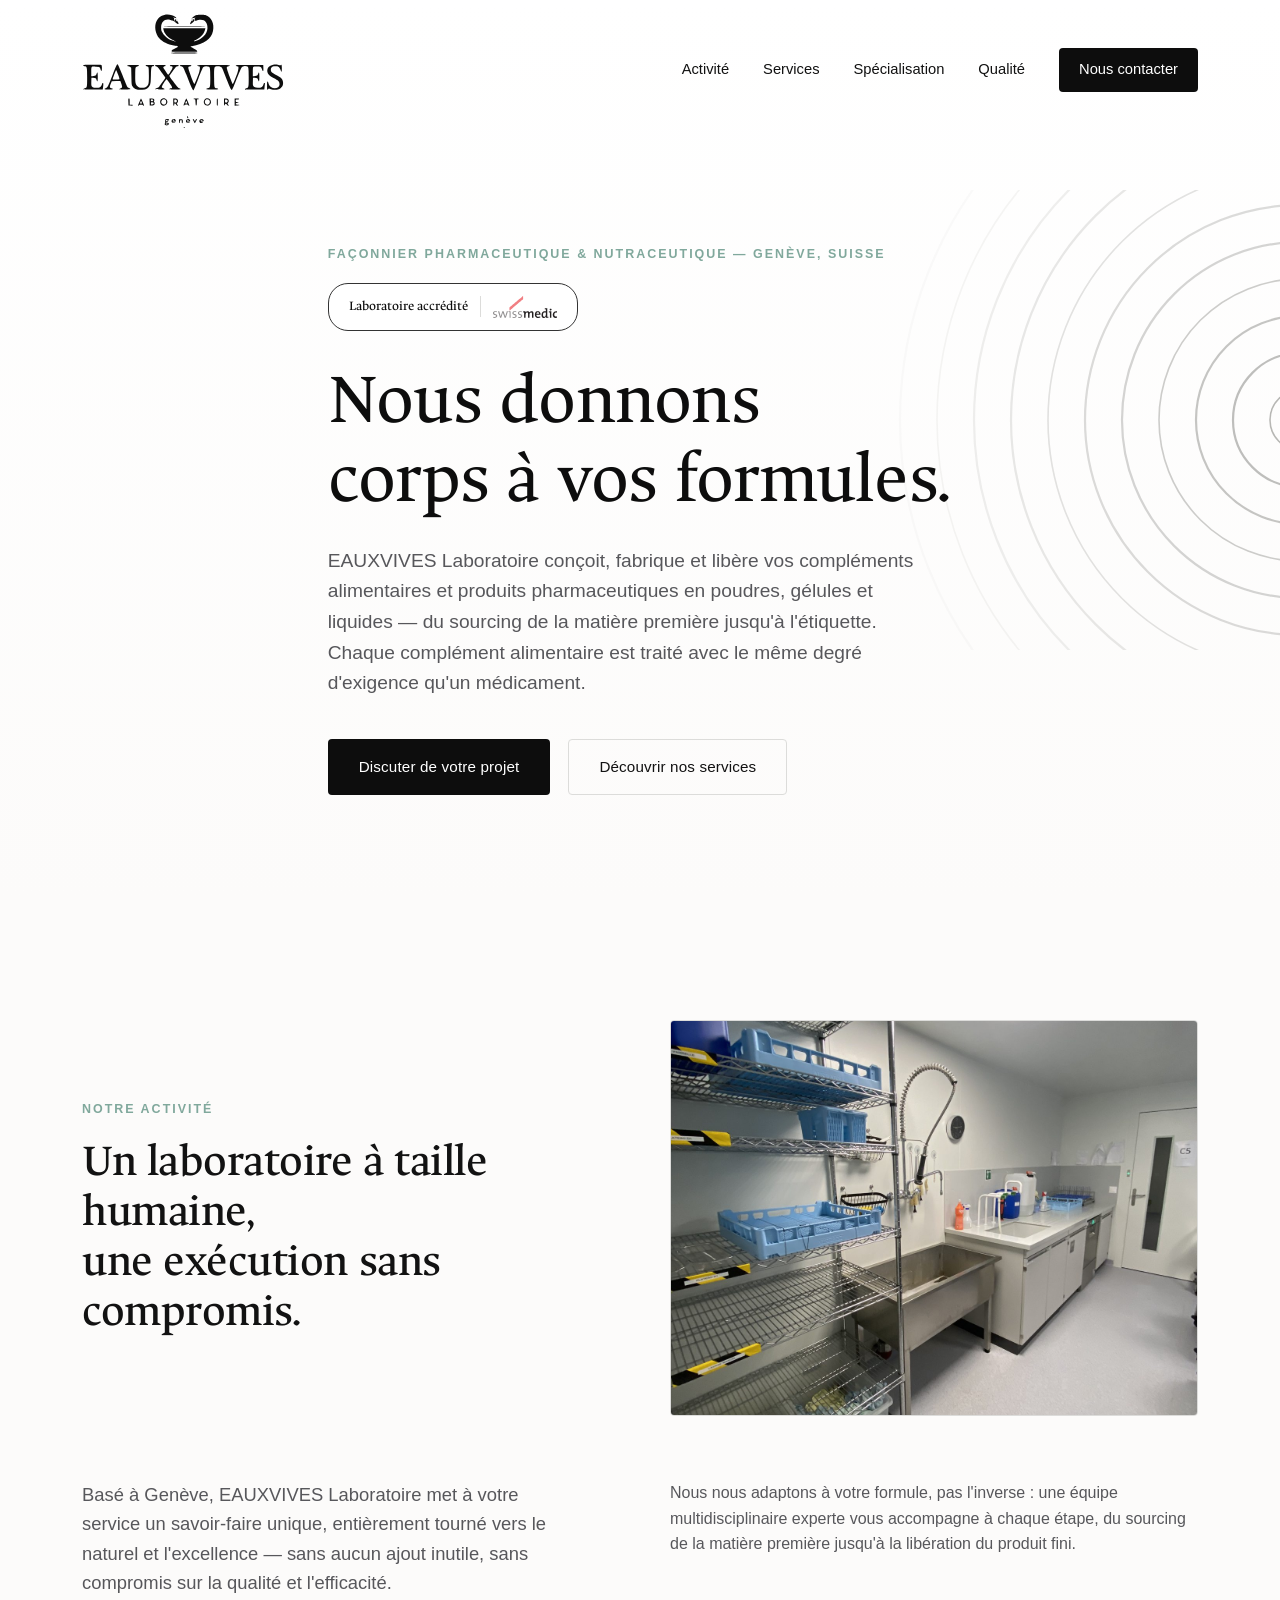
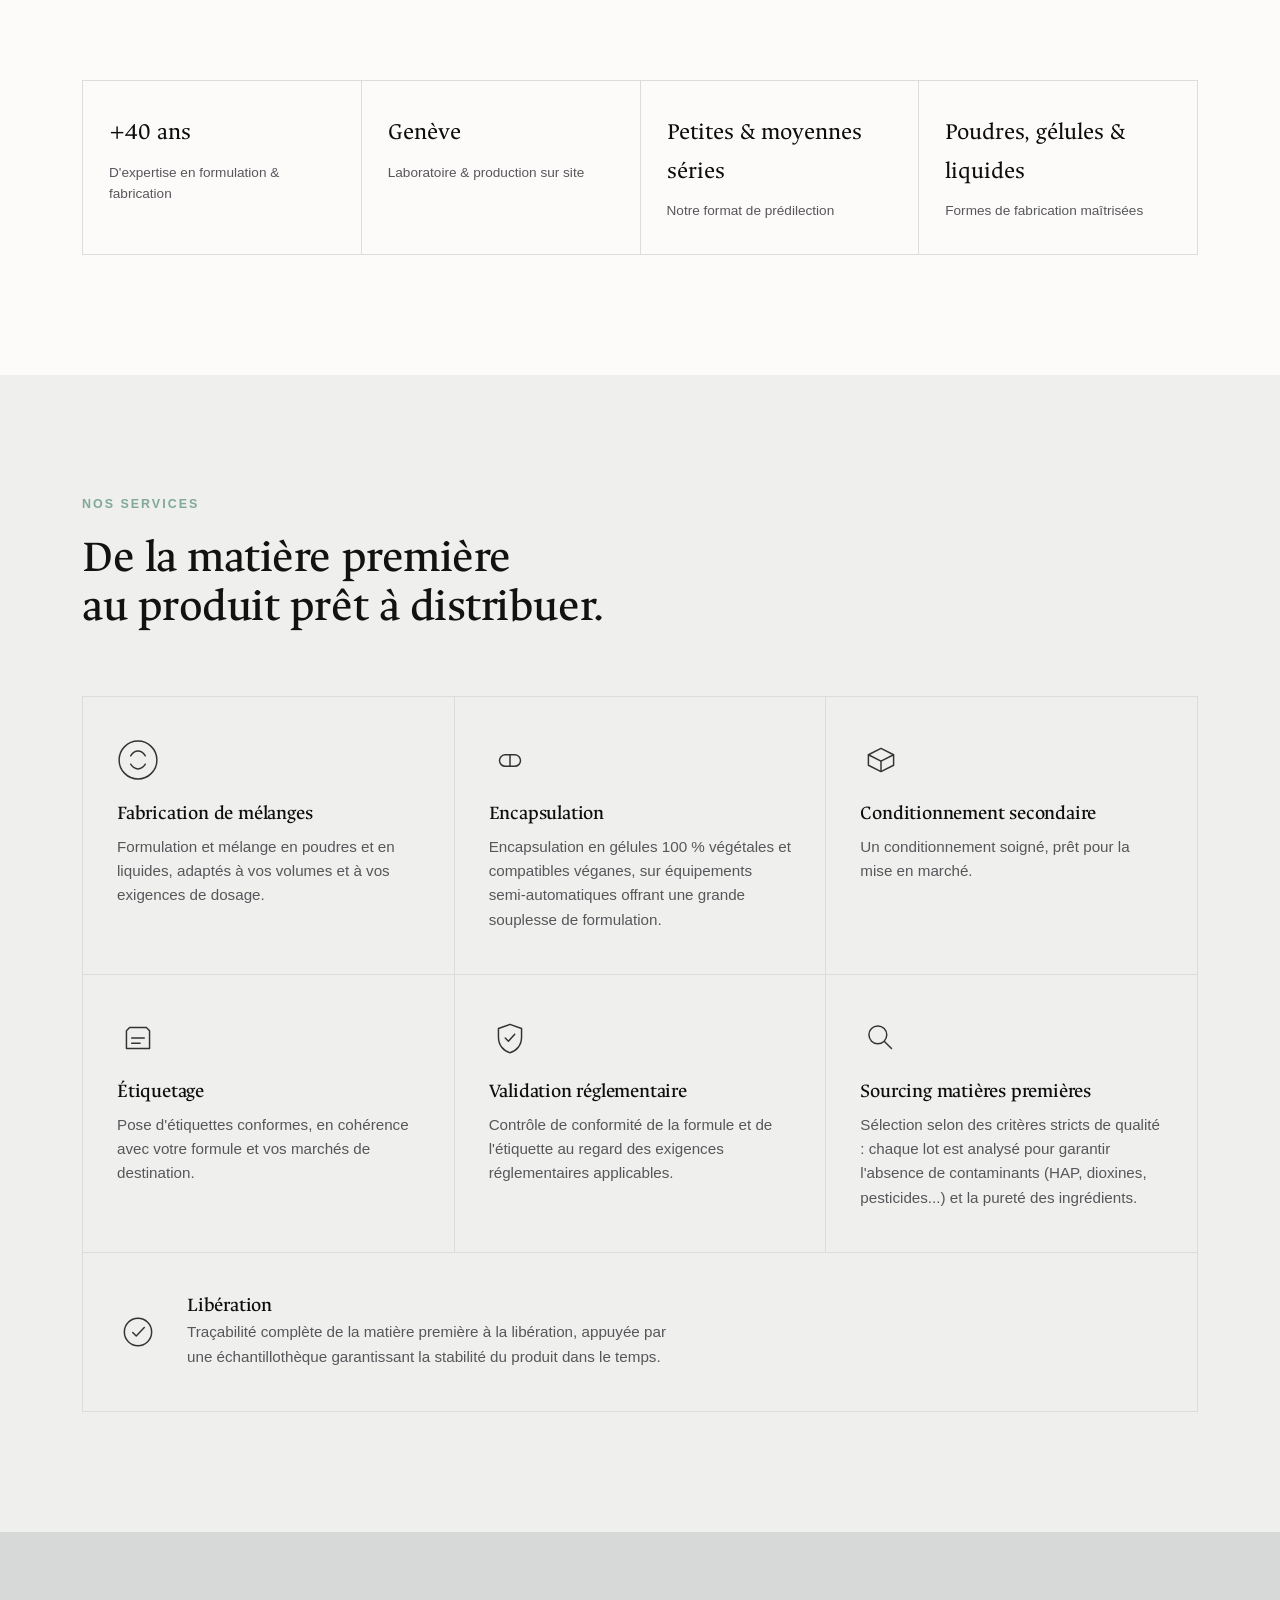
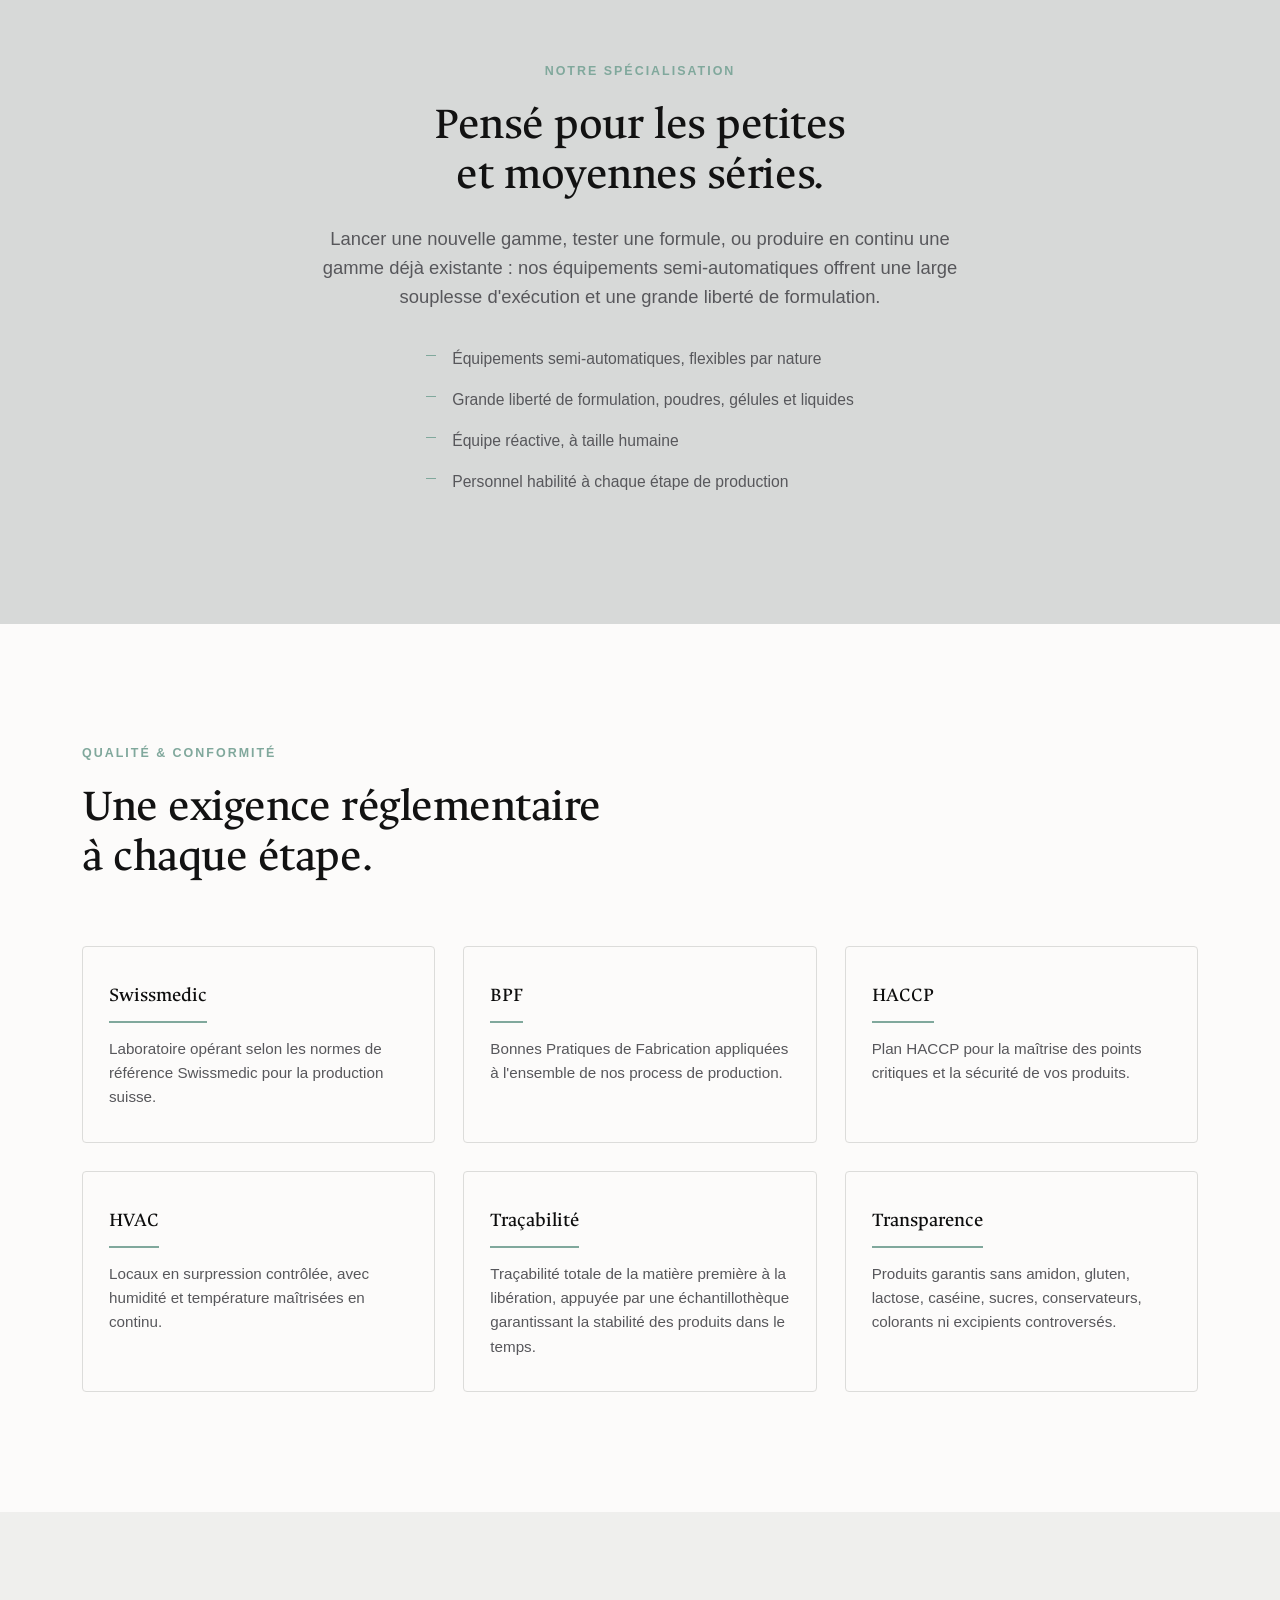
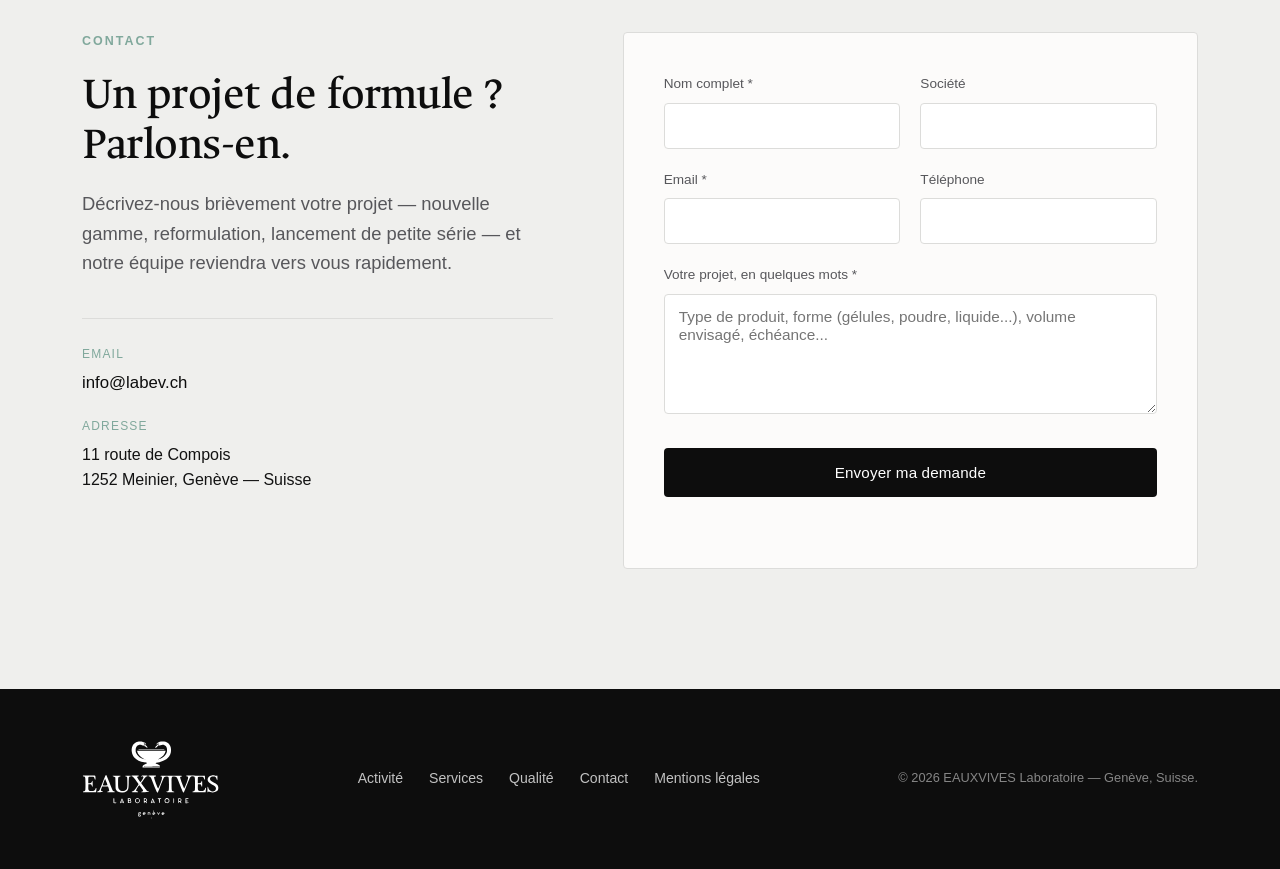
<file: index.html>
<!DOCTYPE html>
<html lang="fr">
<head>
<meta charset="UTF-8">
<meta name="viewport" content="width=device-width, initial-scale=1.0">
<title>EAUXVIVES — Laboratoire pharmaceutique &amp; compléments alimentaires, Genève</title>
<meta name="description" content="EAUXVIVES Laboratoire, façonnier certifié Swissmedic basé à Genève : fabrication, encapsulation, conditionnement, étiquetage et libération de compléments alimentaires et produits pharmaceutiques d'une pureté irréprochable, spécialisé dans les petites et moyennes séries.">
<link rel="icon" href="data:image/svg+xml,%3Csvg%20xmlns%3D%27http%3A//www.w3.org/2000/svg%27%20viewBox%3D%270%200%2032%2032%27%3E%3Crect%20width%3D%2732%27%20height%3D%2732%27%20rx%3D%276%27%20fill%3D%27%230f2b26%27/%3E%3Cg%20transform%3D%27translate%28-22.41%206.38%29%20scale%280.1287%29%27%3E%3Cg%20transform%3D%27translate%280%2C344%29%20scale%280.1%2C-0.1%29%27%20fill%3D%27%23a9cdbe%27%20stroke%3D%27none%27%3E%3Cpath%20d%3D%27M2400%203327%20c-104%20-23%20-178%20-81%20-225%20-175%20-76%20-151%20-39%20-376%2084%20-514%2086%20-97%20242%20-172%20421%20-203%2052%20-9%20101%20-19%20109%20-21%2024%20-8%20-17%20-42%20-78%20-65%20-63%20-23%20-101%20-54%20-101%20-81%200%20-17%2019%20-18%20375%20-18%20206%200%20375%202%20375%205%200%202%20-6%2016%20-12%2031%20-9%2020%20-35%2037%20-94%2064%20-45%2021%20-84%2043%20-88%2048%20-4%207%209%2014%2031%2017%20372%2063%20570%20204%20622%20443%2046%20215%20-46%20405%20-224%20463%20-49%2016%20-196%2016%20-251%201%20-55%20-16%20-128%20-66%20-143%20-98%20-6%20-15%20-10%20-29%20-7%20-31%202%20-2%207%204%2010%2015%204%2011%2019%2022%2034%2026%2015%203%2038%208%2052%2012%2023%205%2024%204%207%20-9%20-14%20-12%20-17%20-23%20-12%20-51%207%20-33%209%20-35%2039%20-29%2017%203%2037%2010%2043%2016%207%205%2041%2011%2075%2014%20142%2010%20228%20-92%20215%20-257%20-6%20-87%20-38%20-152%20-112%20-226%20-64%20-65%20-125%20-102%20-214%20-128%20-90%20-27%20-91%20-18%20-2%2025%20136%2066%20233%20178%20260%20299%20l9%2040%20-615%200%20-615%200%207%20-37%20c21%20-114%20121%20-230%20258%20-299%2051%20-25%2093%20-47%2096%20-49%2013%20-13%20-152%2041%20-193%2063%20-80%2043%20-161%20125%20-197%20199%20-27%2054%20-32%2075%20-32%20137%200%20178%20116%20273%20272%20222%2027%20-9%2055%20-16%2061%20-16%207%200%2046%20-25%2088%20-55%2088%20-63%20109%20-60%2067%2011%20-19%2033%20-30%2043%20-35%2033%20-6%20-9%20-10%20-6%20-15%2013%20-4%2015%20-4%2032%200%2037%2011%2019%20-8%2012%20-32%20-11%20l-23%20-22%2027%20-29%20c27%20-29%2015%20-29%20-19%201%20-14%2011%20-16%2024%20-12%2053%205%2030%203%2040%20-10%2045%20-9%203%20-16%2010%20-16%2015%200%204%2016%201%2035%20-7%2062%20-25%2074%20-17%2031%2022%20-67%2058%20-215%2086%20-326%2061z%27/%3E%3Cpath%20d%3D%27M3230%203191%20c0%20-11%20-3%20-27%20-7%20-37%20-6%20-17%20-7%20-16%20-13%201%20-5%2015%20-11%209%20-34%20-29%20-33%20-56%20-29%20-90%207%20-60%2054%2046%2097%2090%2097%2099%200%206%20-12%2018%20-25%2028%20-24%2017%20-25%2017%20-25%20-2z%27/%3E%3Cpath%20d%3D%27M2770%203180%20c0%20-7%203%20-10%207%20-7%203%204%203%2010%200%2014%20-4%203%20-7%200%20-7%20-7z%27/%3E%3Cpath%20d%3D%27M2370%202980%20c0%20-7%20212%20-10%20615%20-10%20403%200%20615%203%20615%2010%200%207%20-212%2010%20-615%2010%20-403%200%20-615%20-3%20-615%20-10z%27/%3E%3Cpath%20d%3D%27M2606%202223%20c-3%20-4%20-6%20-10%20-6%20-15%200%20-4%20171%20-8%20380%20-8%20334%200%20380%202%20380%2015%200%2014%20-46%2015%20-374%2015%20-205%20-1%20-376%20-4%20-380%20-7z%27/%3E%3C/g%3E%3C/g%3E%3C/svg%3E">
<link rel="preconnect" href="https://api.fontshare.com">
<link rel="preconnect" href="https://fonts.googleapis.com">
<link rel="preconnect" href="https://fonts.gstatic.com" crossorigin>
<link href="https://api.fontshare.com/v2/css?f[]=satoshi@300,301,400,401,500,501,700,701,variable&display=swap" rel="stylesheet">
<link href="https://fonts.googleapis.com/css2?family=Ancizar+Serif:wght@400;500;600;700&display=swap" rel="stylesheet">
<link rel="stylesheet" href="css/style.css">
</head>
<body>

<a class="skip-link" href="#main">Aller au contenu</a>

<header class="site-header" id="site-header">
  <div class="wrap header-inner">
    <a class="logo" href="#top">
      <svg class="logo-full" viewBox="0 0 590 344" xmlns="http://www.w3.org/2000/svg" role="img" aria-label="EAUXVIVES Laboratoire Genève">
<g transform="translate(0.000000,344.000000) scale(0.100000,-0.100000)" fill="currentColor" stroke="none"> <path d="M2400 3327 c-104 -23 -178 -81 -225 -175 -76 -151 -39 -376 84 -514 86 -97 242 -172 421 -203 52 -9 101 -19 109 -21 24 -8 -17 -42 -78 -65 -63 -23 -101 -54 -101 -81 0 -17 19 -18 375 -18 206 0 375 2 375 5 0 2 -6 16 -12 31 -9 20 -35 37 -94 64 -45 21 -84 43 -88 48 -4 7 9 14 31 17 372 63 570 204 622 443 46 215 -46 405 -224 463 -49 16 -196 16 -251 1 -55 -16 -128 -66 -143 -98 -6 -15 -10 -29 -7 -31 2 -2 7 4 10 15 4 11 19 22 34 26 15 3 38 8 52 12 23 5 24 4 7 -9 -14 -12 -17 -23 -12 -51 7 -33 9 -35 39 -29 17 3 37 10 43 16 7 5 41 11 75 14 142 10 228 -92 215 -257 -6 -87 -38 -152 -112 -226 -64 -65 -125 -102 -214 -128 -90 -27 -91 -18 -2 25 136 66 233 178 260 299 l9 40 -615 0 -615 0 7 -37 c21 -114 121 -230 258 -299 51 -25 93 -47 96 -49 13 -13 -152 41 -193 63 -80 43 -161 125 -197 199 -27 54 -32 75 -32 137 0 178 116 273 272 222 27 -9 55 -16 61 -16 7 0 46 -25 88 -55 88 -63 109 -60 67 11 -19 33 -30 43 -35 33 -6 -9 -10 -6 -15 13 -4 15 -4 32 0 37 11 19 -8 12 -32 -11 l-23 -22 27 -29 c27 -29 15 -29 -19 1 -14 11 -16 24 -12 53 5 30 3 40 -10 45 -9 3 -16 10 -16 15 0 4 16 1 35 -7 62 -25 74 -17 31 22 -67 58 -215 86 -326 61z"/> <path d="M3230 3191 c0 -11 -3 -27 -7 -37 -6 -17 -7 -16 -13 1 -5 15 -11 9 -34 -29 -33 -56 -29 -90 7 -60 54 46 97 90 97 99 0 6 -12 18 -25 28 -24 17 -25 17 -25 -2z"/> <path d="M2770 3180 c0 -7 3 -10 7 -7 3 4 3 10 0 14 -4 3 -7 0 -7 -7z"/> <path d="M2370 2980 c0 -7 212 -10 615 -10 403 0 615 3 615 10 0 7 -212 10 -615 10 -403 0 -615 -3 -615 -10z"/> <path d="M2606 2223 c-3 -4 -6 -10 -6 -15 0 -4 171 -8 380 -8 334 0 380 2 380 15 0 14 -46 15 -374 15 -205 -1 -376 -4 -380 -7z"/> <path d="M896 1588 c-145 -368 -153 -384 -206 -398 -22 -6 -40 -17 -40 -25 0 -11 25 -13 128 -12 135 2 155 11 80 37 -55 20 -57 36 -20 131 l30 74 125 3 125 3 22 -58 c12 -32 25 -77 27 -100 5 -42 5 -42 -36 -53 -23 -6 -41 -17 -41 -25 0 -11 29 -14 160 -13 120 0 160 3 160 13 0 6 -18 19 -39 27 -26 10 -45 27 -57 49 -10 19 -72 171 -139 339 -96 238 -126 306 -141 308 -16 2 -37 -43 -138 -300z m159 -7 c36 -97 43 -126 33 -133 -17 -11 -187 -8 -194 3 -3 5 13 55 35 112 22 56 45 115 51 131 6 18 14 26 20 20 5 -5 29 -65 55 -133z"/> <path d="M5575 1873 c-128 -29 -187 -101 -170 -211 10 -66 59 -114 179 -174 142 -71 176 -107 176 -187 0 -107 -148 -154 -252 -80 -35 25 -66 76 -76 125 -5 24 -14 39 -22 39 -12 0 -15 -21 -15 -115 -1 -63 1 -119 3 -123 2 -5 14 1 27 13 l22 21 61 -20 c101 -34 209 -23 281 30 53 38 74 81 74 149 0 109 -51 166 -218 245 -113 54 -140 81 -140 141 0 34 6 49 28 71 24 24 36 28 100 31 67 4 76 2 105 -23 20 -17 37 -45 49 -81 27 -86 41 -70 39 46 -1 96 -7 115 -32 90 -6 -6 -29 -4 -64 5 -53 14 -114 17 -155 8z"/> <path d="M37 1863 c-10 -10 13 -33 33 -33 74 0 80 -25 80 -327 0 -291 -1 -294 -70 -313 -24 -6 -40 -17 -40 -26 0 -12 39 -14 282 -12 l283 3 6 40 c4 22 9 62 10 90 3 40 0 51 -14 53 -11 2 -18 -6 -23 -25 -20 -84 -64 -113 -171 -113 -50 0 -77 5 -100 20 -39 23 -45 50 -41 180 l3 95 45 -2 c79 -4 89 -9 102 -58 7 -25 18 -45 25 -45 10 0 13 31 13 131 0 140 -11 162 -38 81 -11 -35 -19 -43 -50 -52 -20 -5 -52 -10 -69 -10 l-33 0 0 129 c0 101 3 131 15 141 10 8 46 11 115 8 115 -3 122 -8 142 -85 6 -25 16 -43 24 -43 22 0 20 166 -2 174 -21 8 -519 8 -527 -1z"/> <path d="M1323 1858 c-8 -14 8 -28 32 -28 13 0 36 -11 52 -24 l27 -24 6 -243 c5 -222 7 -248 26 -284 43 -82 147 -123 290 -112 122 9 184 48 225 141 20 46 23 72 28 276 7 249 11 267 64 272 20 2 32 8 32 18 0 12 -21 15 -125 15 -104 0 -125 -3 -125 -15 0 -9 13 -17 35 -20 56 -8 60 -27 60 -268 0 -222 -6 -259 -48 -305 -32 -36 -88 -57 -152 -57 -70 0 -105 15 -148 64 -45 52 -54 111 -50 334 3 190 4 194 27 213 13 10 36 19 52 19 21 0 29 5 29 18 0 15 -15 17 -166 17 -91 0 -168 -3 -171 -7z"/> <path d="M2130 1848 c0 -12 8 -18 21 -18 36 0 56 -18 114 -101 32 -45 82 -113 111 -152 30 -38 54 -74 54 -81 0 -6 -37 -63 -83 -127 -45 -63 -89 -125 -97 -137 -8 -12 -37 -30 -64 -40 -26 -9 -49 -21 -50 -27 0 -6 52 -11 137 -12 112 -2 137 1 137 12 0 8 -17 19 -39 25 -21 5 -42 18 -45 26 -10 26 118 234 143 234 4 0 37 -42 73 -92 103 -147 107 -160 44 -172 -21 -4 -36 -13 -36 -21 0 -11 30 -14 158 -13 86 0 161 2 165 5 14 8 -14 33 -38 33 -29 0 -39 11 -179 199 -71 94 -113 158 -108 165 5 6 50 68 100 137 93 128 104 139 148 139 16 0 24 6 24 18 0 16 -11 18 -127 18 -92 -1 -127 -4 -130 -13 -5 -13 2 -17 50 -27 49 -11 35 -64 -50 -184 -24 -34 -48 -60 -54 -57 -16 11 -139 193 -139 207 0 21 21 38 47 38 15 0 23 6 23 18 0 17 -12 18 -155 18 -141 -1 -155 -2 -155 -18z"/> <path d="M2852 1851 c2 -9 20 -19 40 -24 20 -5 46 -19 57 -31 12 -13 52 -104 90 -202 112 -293 185 -458 202 -462 19 -4 17 -9 155 348 63 162 124 305 136 317 38 40 101 47 170 18 31 -12 38 -74 38 -322 0 -261 -5 -290 -49 -299 -43 -9 -72 -24 -67 -33 4 -5 83 -9 176 -9 140 0 170 2 170 14 0 8 -15 16 -40 20 -74 12 -75 13 -78 304 -4 309 -1 322 73 338 55 12 109 0 142 -30 12 -12 35 -53 49 -92 53 -138 163 -412 197 -491 24 -58 39 -80 52 -80 14 0 42 63 139 312 67 171 131 325 144 342 22 30 85 56 113 47 8 -2 26 -7 41 -10 53 -12 58 -39 58 -323 0 -291 -1 -294 -70 -313 -24 -6 -40 -17 -40 -26 0 -12 39 -14 282 -12 l283 3 6 50 c18 137 18 135 -2 135 -12 0 -21 -10 -25 -27 -21 -86 -62 -113 -171 -113 -85 0 -129 23 -138 72 -3 18 -5 76 -3 128 l3 95 45 -2 c79 -4 89 -9 102 -58 7 -25 18 -45 25 -45 10 0 13 31 13 131 0 140 -11 162 -38 81 -11 -35 -19 -43 -50 -52 -20 -5 -52 -10 -69 -10 l-33 0 0 128 c0 86 4 132 12 140 14 14 175 17 211 3 23 -9 39 -38 51 -93 4 -16 13 -28 22 -28 12 0 14 15 12 88 l-3 87 -403 0 c-357 1 -402 -1 -400 -15 2 -8 16 -16 33 -18 17 -2 34 -8 39 -12 15 -14 8 -81 -15 -156 -35 -116 -132 -355 -142 -351 -19 6 -177 427 -177 471 0 29 16 43 55 48 17 2 31 10 33 18 2 14 -53 15 -473 15 -418 0 -475 -2 -473 -15 2 -9 18 -17 38 -20 33 -5 35 -7 38 -47 2 -23 -7 -75 -18 -115 -34 -113 -132 -359 -143 -355 -22 7 -177 424 -177 475 0 32 4 35 65 44 11 2 21 10 23 19 2 13 -20 15 -168 15 -145 -1 -170 -3 -168 -15z"/> <path d="M2335 885 c-40 -20 -57 -50 -57 -96 2 -102 121 -146 186 -68 46 55 30 131 -34 164 -36 19 -57 19 -95 0z m105 -40 c8 -9 15 -33 15 -56 0 -72 -71 -104 -120 -54 -33 32 -33 78 1 112 20 20 31 24 57 19 17 -4 38 -13 47 -21z"/> <path d="M3614 891 c-36 -16 -64 -60 -64 -102 0 -54 41 -98 97 -106 39 -5 46 -2 78 30 29 29 35 42 35 76 0 74 -80 130 -146 102z m99 -53 c38 -45 1 -128 -58 -128 -54 0 -92 70 -64 121 22 42 89 46 122 7z"/> <path d="M1352 788 l3 -103 63 -3 c51 -2 62 0 62 13 0 11 -11 15 -45 15 l-45 0 0 90 c0 84 -1 90 -20 90 -20 0 -21 -5 -18 -102z"/> <path d="M1676 797 c-21 -50 -41 -98 -43 -104 -3 -7 2 -13 10 -13 8 0 17 7 21 15 4 11 20 15 56 15 36 0 52 -4 56 -15 6 -15 34 -21 34 -7 0 12 -84 202 -90 202 -3 0 -22 -42 -44 -93z m63 -8 c16 -46 14 -49 -19 -49 -34 0 -34 1 -18 47 15 41 23 42 37 2z"/> <path d="M1972 788 l3 -103 59 0 c45 1 61 5 72 20 19 25 18 69 -1 85 -11 9 -13 16 -5 24 15 15 12 42 -6 60 -10 11 -34 16 -70 16 l-55 0 3 -102z m104 60 c9 -14 -16 -38 -41 -38 -28 0 -42 47 -16 53 21 4 50 -3 57 -15z m11 -84 c10 -26 -11 -49 -46 -52 -30 -3 -31 -2 -31 32 0 34 2 36 35 36 24 0 38 -5 42 -16z"/> <path d="M2660 785 c0 -87 3 -105 15 -105 10 0 15 10 15 30 0 22 5 30 18 30 10 0 28 -13 40 -30 13 -16 29 -30 37 -30 20 0 19 7 -5 37 -20 25 -20 25 0 50 46 59 8 123 -73 123 l-47 0 0 -105z m101 54 c18 -34 -3 -69 -41 -69 -29 0 -30 2 -30 45 0 43 1 45 30 45 20 0 33 -7 41 -21z"/> <path d="M2994 790 c-27 -64 -38 -102 -31 -107 5 -3 15 1 22 10 16 23 103 24 111 2 6 -15 34 -21 34 -7 0 13 -83 202 -89 202 -3 0 -25 -45 -47 -100z m65 -1 c16 -46 14 -49 -19 -49 -34 0 -34 1 -18 47 15 41 23 42 37 2z"/> <path d="M3253 878 c2 -7 15 -13 28 -13 23 0 24 -3 29 -90 4 -71 8 -90 20 -90 12 0 16 18 18 86 l3 87 29 6 c59 11 30 26 -51 26 -60 0 -80 -3 -76 -12z"/> <path d="M3930 785 c0 -87 3 -105 15 -105 12 0 15 18 15 105 0 87 -3 105 -15 105 -12 0 -15 -18 -15 -105z"/> <path d="M4140 784 c0 -80 3 -105 13 -102 6 3 13 17 15 31 4 37 32 35 60 -3 13 -16 29 -30 37 -30 20 0 19 7 -5 37 -20 25 -20 25 0 50 46 59 8 123 -73 123 l-47 0 0 -106z m101 55 c18 -34 -3 -69 -41 -69 -29 0 -30 2 -30 45 0 43 1 45 30 45 20 0 33 -7 41 -21z"/> <path d="M4450 785 l0 -106 67 3 c42 2 68 8 71 16 3 9 -12 12 -53 12 -53 0 -56 1 -53 23 2 18 10 23 46 25 23 2 42 7 42 12 0 5 -19 10 -42 12 -42 3 -43 4 -46 41 -3 40 -2 41 66 39 22 -1 32 3 32 13 0 12 -14 15 -65 15 l-65 0 0 -105z"/> <path d="M3060 358 c1 -17 28 -53 35 -46 11 10 -7 58 -21 58 -8 0 -14 -6 -14 -12z"/> <path d="M2433 278 c-4 -7 -8 -33 -9 -58 -1 -25 -5 -53 -9 -62 -11 -27 0 -45 34 -51 65 -13 112 31 71 65 -12 10 -35 18 -51 18 -16 0 -29 5 -29 10 0 6 16 10 35 10 31 0 36 3 42 30 3 17 10 30 15 30 5 0 6 5 3 10 -9 14 -92 12 -102 -2z m60 -22 c7 -18 -1 -26 -25 -26 -18 0 -25 20 -11 33 11 12 31 8 36 -7z m12 -111 c0 -5 -15 -11 -32 -13 -25 -3 -33 1 -33 13 0 12 8 16 33 13 17 -2 32 -7 32 -13z"/> <path d="M2627 272 c-23 -25 -21 -65 2 -86 20 -19 94 -19 89 -1 -2 6 -15 9 -29 7 -14 -2 -32 4 -39 13 -11 13 -6 15 39 15 50 0 52 1 45 23 -3 12 -11 28 -16 35 -16 18 -72 15 -91 -6z m71 -19 c2 -9 -7 -13 -28 -13 -28 0 -31 2 -20 15 15 18 41 16 48 -2z"/> <path d="M2829 280 c-4 -19 1 -103 6 -108 11 -11 25 22 20 45 -6 26 19 55 40 47 10 -4 15 -21 15 -50 0 -32 4 -44 15 -44 19 0 21 92 2 108 -13 11 -96 13 -98 2z"/> <path d="M3047 272 c-23 -25 -21 -65 2 -86 22 -20 82 -18 89 3 3 9 -2 11 -17 6 -24 -7 -61 2 -61 16 0 5 20 9 43 9 24 0 47 3 50 6 7 8 -11 46 -27 56 -20 14 -63 8 -79 -10z m71 -19 c2 -9 -7 -13 -27 -13 -31 0 -42 14 -18 23 19 8 40 3 45 -10z"/> <path d="M3230 285 c0 -10 55 -115 60 -115 5 0 60 105 60 115 0 3 -6 5 -14 5 -8 0 -21 -17 -29 -37 l-15 -38 -18 38 c-10 20 -24 37 -31 37 -7 0 -13 -2 -13 -5z"/> <path d="M3440 270 c-24 -24 -25 -48 -4 -78 13 -19 24 -22 57 -20 47 3 49 23 3 23 -16 0 -31 6 -33 13 -3 8 9 12 41 12 50 0 57 10 30 48 -19 28 -67 29 -94 2z m70 -15 c11 -13 7 -15 -25 -15 -32 0 -36 2 -25 15 7 8 18 15 25 15 7 0 18 -7 25 -15z"/> <path d="M2965 40 c3 -5 13 -10 21 -10 8 0 14 5 14 10 0 6 -9 10 -21 10 -11 0 -17 -4 -14 -10z"/> </g>
      </svg>
    </a>

    <nav class="main-nav" id="main-nav" aria-label="Navigation principale">
      <a href="#activite">Activité</a>
      <a href="#services">Services</a>
      <a href="#specialisation">Spécialisation</a>
      <a href="#qualite">Qualité</a>
      <a href="#contact" class="nav-cta">Nous contacter</a>
    </nav>

    <button class="nav-toggle" id="nav-toggle" aria-expanded="false" aria-controls="main-nav" aria-label="Ouvrir le menu">
      <span></span><span></span><span></span>
    </button>
  </div>
</header>

<main id="main">

  <!-- HERO -->
  <section class="hero" id="top">
    <div class="hero-bg" aria-hidden="true">
      <svg class="hero-ripples" viewBox="0 0 460 460" xmlns="http://www.w3.org/2000/svg">
        <g fill="none">
          <circle cx="440" cy="230" r="30" style="opacity:0.700; stroke-width:1.6"/>
          <circle cx="440" cy="230" r="67" style="opacity:0.629; stroke-width:2.2"/>
          <circle cx="440" cy="230" r="104" style="opacity:0.559; stroke-width:2.2"/>
          <circle cx="440" cy="230" r="141" style="opacity:0.489; stroke-width:1.6"/>
          <circle cx="440" cy="230" r="178" style="opacity:0.421; stroke-width:2.2"/>
          <circle cx="440" cy="230" r="215" style="opacity:0.353; stroke-width:2.2"/>
          <circle cx="440" cy="230" r="252" style="opacity:0.287; stroke-width:1.6"/>
          <circle cx="440" cy="230" r="289" style="opacity:0.223; stroke-width:2.2"/>
          <circle cx="440" cy="230" r="326" style="opacity:0.161; stroke-width:2.2"/>
          <circle cx="440" cy="230" r="363" style="opacity:0.102; stroke-width:1.6"/>
          <circle cx="440" cy="230" r="400" style="opacity:0.050; stroke-width:2.2"/>
        </g>
      </svg>
    </div>
    <div class="wrap hero-inner">
      <p class="eyebrow reveal">Façonnier pharmaceutique &amp; nutraceutique — Genève, Suisse</p>
      <div class="trust-badge reveal">
        <span class="trust-badge-text">Laboratoire accrédité</span>
        <svg class="trust-badge-logo" width="1256" height="428" viewBox="12 12 1256 428" xmlns="http://www.w3.org/2000/svg" role="img" aria-label="Swissmedic">
<path d="M0 0 C0.28 7.89 0.49 15.78 0.62 23.68 C0.68 27.35 0.77 31.01 0.91 34.68 C1.84 60.36 1.84 60.36 -2.54 66.28 C-5.32 69.16 -8.5 71.07 -12 73 C-13.8 74.43 -15.57 75.88 -17.31 77.38 C-18.21 78.09 -19.1 78.81 -20.02 79.55 C-23.57 82.47 -27.04 85.48 -30.5 88.5 C-35.63 92.98 -40.83 97.34 -46.12 101.62 C-49.64 104.52 -53.07 107.51 -56.5 110.5 C-61.63 114.98 -66.83 119.34 -72.12 123.62 C-75.64 126.52 -79.07 129.51 -82.5 132.5 C-87.66 137 -92.88 141.39 -98.2 145.7 C-102.07 148.88 -105.87 152.15 -109.67 155.42 C-115.21 160.19 -120.8 164.92 -126.39 169.64 C-129.1 171.93 -131.8 174.21 -134.5 176.5 C-135.58 177.42 -136.67 178.33 -137.75 179.25 C-138.29 179.7 -138.82 180.16 -139.38 180.62 C-167 204 -194.62 227.37 -222.25 250.75 C-222.79 251.2 -223.32 251.66 -223.88 252.13 C-224.96 253.04 -226.04 253.96 -227.12 254.87 C-229.86 257.18 -232.59 259.5 -235.32 261.82 C-252.39 276.31 -252.39 276.31 -260.17 282.14 C-260.89 282.67 -261.61 283.21 -262.35 283.76 C-262.89 284.17 -263.44 284.58 -264 285 C-264.3 276.98 -264.53 268.96 -264.67 260.93 C-264.74 257.2 -264.83 253.47 -264.98 249.75 C-265.99 223.64 -265.99 223.64 -261.28 217.73 C-258.2 214.79 -254.78 212.93 -251 211 C-248.93 209.41 -248.93 209.41 -247.27 207.84 C-242.43 203.72 -237.57 199.63 -232.62 195.62 C-227.5 191.46 -222.52 187.14 -217.55 182.8 C-213.06 178.9 -208.5 175.12 -203.88 171.38 C-200.36 168.48 -196.93 165.49 -193.5 162.5 C-188.37 158.02 -183.17 153.66 -177.88 149.38 C-174.36 146.48 -170.93 143.49 -167.5 140.5 C-162.37 136.02 -157.17 131.66 -151.88 127.38 C-148.36 124.48 -144.93 121.49 -141.5 118.5 C-136.37 114.02 -131.17 109.66 -125.88 105.38 C-122.36 102.48 -118.93 99.49 -115.5 96.5 C-110.34 92 -105.12 87.61 -99.8 83.3 C-95.93 80.12 -92.13 76.85 -88.33 73.58 C-82.79 68.81 -77.2 64.08 -71.61 59.36 C-68.9 57.07 -66.2 54.79 -63.5 52.5 C-62.42 51.58 -61.33 50.67 -60.25 49.75 C-59.71 49.3 -59.18 48.84 -58.62 48.38 C-48.33 39.67 -38.04 30.96 -27.75 22.25 C-27.21 21.8 -26.68 21.34 -26.12 20.87 C-25.05 19.96 -23.97 19.05 -22.89 18.14 C-20.07 15.75 -17.25 13.36 -14.43 10.97 C-13.85 10.47 -13.26 9.97 -12.66 9.46 C-11.54 8.51 -10.43 7.57 -9.31 6.62 C-1.52 0 -1.52 0 0 0 Z " fill="#F17F83" transform="translate(597,12)"/>
<path d="M0 0 C6.22 5.04 9.89 11.06 12.73 18.46 C13.06 17.9 13.39 17.34 13.73 16.77 C20.82 5.4 30.46 -2.04 43.58 -5.15 C55.2 -7.29 68.31 -6.47 78.29 0.15 C86.13 6.51 89.91 14.64 91.73 24.46 C91.99 27.76 91.99 31.05 91.96 34.36 C91.96 35.32 91.96 36.28 91.96 37.26 C91.96 40.4 91.95 43.54 91.93 46.68 C91.93 48.86 91.92 51.05 91.92 53.23 C91.91 58.97 91.89 64.7 91.87 70.44 C91.85 76.29 91.84 82.15 91.83 88.01 C91.81 99.49 91.78 110.98 91.73 122.46 C82.49 122.46 73.25 122.46 63.73 122.46 C63.71 118.43 63.71 118.43 63.69 114.32 C63.64 105.44 63.57 96.55 63.5 87.67 C63.45 82.28 63.41 76.9 63.39 71.51 C63.36 66.31 63.32 61.11 63.27 55.91 C63.25 53.93 63.24 51.95 63.24 49.97 C63.23 47.19 63.2 44.41 63.17 41.63 C63.17 40.81 63.17 40 63.17 39.16 C63.07 32.79 61.91 27.21 57.86 22.08 C53.3 18.59 49.43 17.98 43.73 18.46 C35.3 20.02 29.55 24.79 24.2 31.34 C17.78 40.74 15.68 52.13 15.53 63.31 C15.52 63.96 15.51 64.6 15.5 65.26 C15.47 67.37 15.44 69.47 15.42 71.58 C15.4 73.05 15.38 74.52 15.35 75.99 C15.3 79.84 15.25 83.68 15.2 87.53 C15.15 91.47 15.1 95.4 15.04 99.34 C14.93 107.04 14.83 114.75 14.73 122.46 C5.82 122.46 -3.09 122.46 -12.27 122.46 C-12.3 118.89 -12.3 118.89 -12.33 115.24 C-12.39 107.33 -12.47 99.41 -12.55 91.5 C-12.6 86.71 -12.65 81.91 -12.69 77.12 C-12.72 72.48 -12.77 67.85 -12.82 63.21 C-12.84 61.45 -12.86 59.7 -12.87 57.94 C-11.95 38.34 -11.95 38.34 -19.27 21.46 C-25.5 17.93 -30.83 17.63 -37.64 19.46 C-45.94 22.55 -50.98 28.29 -55.14 35.96 C-62.71 53.07 -61.8 71.41 -61.94 89.76 C-61.97 93.45 -62.01 97.15 -62.06 100.84 C-62.14 108.05 -62.2 115.25 -62.27 122.46 C-71.18 122.46 -80.09 122.46 -89.27 122.46 C-89.27 88.14 -89.27 53.82 -89.27 18.46 C-93.56 18.13 -97.85 17.8 -102.27 17.46 C-105.27 17.14 -108.27 16.81 -111.27 16.46 C-111.27 10.52 -111.27 4.58 -111.27 -1.54 C-95.18 -3.37 -79.45 -3.76 -63.27 -3.54 C-63.27 3.06 -63.27 9.66 -63.27 16.46 C-62.25 15.1 -61.24 13.73 -60.2 12.33 C-46.63 -4.98 -19.37 -13.19 0 0 Z " fill="#221E1F" transform="translate(707.265625,313.54296875)"/>
<path d="M0 0 C0 53.79 0 107.58 0 163 C5.28 163.33 10.56 163.66 16 164 C17.98 164.33 19.96 164.66 22 165 C22 170.94 22 176.88 22 183 C-5.58 185.2 -5.58 185.2 -16.62 185.19 C-17.72 185.19 -17.72 185.19 -18.84 185.19 C-23.73 185.14 -23.73 185.14 -26 184 C-26 178.06 -26 172.12 -26 166 C-26.99 167.36 -27.98 168.72 -29 170.12 C-36.23 179.33 -46.3 185.26 -58 187 C-72.66 187.95 -84.16 185.41 -95.93 176.55 C-104.74 168.79 -108.98 156.21 -111 145 C-111.2 143.94 -111.2 143.94 -111.39 142.85 C-114.46 121.51 -111.1 98.61 -98.94 80.57 C-93.12 72.87 -86.53 67.45 -78 63 C-77.33 62.62 -76.66 62.24 -75.96 61.85 C-61.04 54.2 -43.06 55.66 -27 57 C-27 45.12 -27 33.24 -27 21 C-32.61 20.67 -38.22 20.34 -44 20 C-45.65 19.67 -47.3 19.34 -49 19 C-49 13.06 -49 7.12 -49 1 C-45 0.71 -41 0.42 -37.01 0.15 C-35 0 -32.99 -0.14 -30.98 -0.29 C-7.62 -1.9 -7.62 -1.9 0 0 Z M-72 88 C-80.45 99.24 -82.19 110.95 -82.25 124.62 C-82.27 125.75 -82.29 126.88 -82.31 128.04 C-82.36 138.58 -80.96 149.72 -73.4 157.69 C-68.23 162.43 -63.31 164.53 -56.14 164.31 C-48.05 163.13 -41.26 158.25 -36.38 151.88 C-28.39 139.7 -26.81 125.58 -26.9 111.37 C-26.9 110.06 -26.9 110.06 -26.91 108.72 C-26.91 105.96 -26.92 103.2 -26.94 100.44 C-26.94 98.55 -26.95 96.67 -26.95 94.78 C-26.96 90.19 -26.98 85.59 -27 81 C-33.17 79.36 -38.56 78.66 -44.94 78.69 C-45.78 78.67 -46.62 78.66 -47.49 78.64 C-56.94 78.63 -65.23 81.2 -72 88 Z " fill="#221E1F" transform="translate(1068,252)"/>
<path d="M0 0 C7.26 0 14.52 0 22 0 C27.36 16.59 32.19 33.32 36.99 50.08 C38.05 53.8 39.12 57.52 40.19 61.24 C41.76 66.71 43.33 72.18 44.9 77.65 C45.24 78.86 45.59 80.07 45.95 81.32 C46.68 83.89 47.41 86.45 48.12 89.02 C48.4 89.99 48.4 89.99 48.68 90.98 C49.18 92.78 49.68 94.58 50.18 96.37 C50.75 98.9 50.75 98.9 52 100 C52.23 99.13 52.23 99.13 52.47 98.24 C57.42 79.87 63.13 61.81 69.04 43.73 C70.7 38.65 72.36 33.56 74.01 28.47 C74.88 25.78 75.76 23.09 76.64 20.4 C77.23 18.57 77.23 18.57 77.84 16.71 C78.19 15.65 78.53 14.59 78.89 13.5 C80.31 9.02 81.65 4.51 83 0 C90.59 0 98.18 0 106 0 C110.5 11.25 110.5 11.25 111.76 15.13 C112.05 16 112.34 16.88 112.64 17.79 C112.93 18.7 113.23 19.62 113.54 20.57 C113.86 21.56 114.18 22.55 114.52 23.56 C115.56 26.75 116.59 29.94 117.62 33.12 C118.34 35.33 119.06 37.53 119.77 39.73 C123.87 52.34 127.93 64.97 131.88 77.62 C132.18 78.6 132.18 78.6 132.49 79.59 C133.67 83.39 134.84 87.19 136 91 C136.23 91.74 136.46 92.47 136.7 93.23 C137.65 96.37 138 98.65 138 102 C138.66 102 139.32 102 140 102 C140.12 101.01 140.24 100.01 140.36 98.99 C140.94 94.96 142 91.11 143.16 87.21 C143.38 86.45 143.6 85.7 143.83 84.92 C144.57 82.4 145.32 79.89 146.06 77.38 C146.59 75.6 147.11 73.82 147.63 72.05 C149.41 66.03 151.2 60.01 153 54 C153.34 52.85 153.69 51.7 154.04 50.51 C156.22 43.21 158.41 35.9 160.6 28.6 C161.33 26.2 162.05 23.79 162.77 21.39 C163.78 18.01 164.8 14.63 165.82 11.25 C166.13 10.23 166.44 9.2 166.75 8.15 C167.04 7.22 167.32 6.29 167.61 5.33 C167.85 4.51 168.1 3.7 168.35 2.86 C169 1 169 1 170 0 C171.56 -0.09 173.13 -0.11 174.69 -0.1 C175.64 -0.09 176.58 -0.09 177.55 -0.09 C178.55 -0.08 179.54 -0.07 180.56 -0.06 C181.56 -0.06 182.56 -0.05 183.58 -0.05 C186.06 -0.04 188.53 -0.02 191 0 C188.84 8.3 186.3 16.43 183.61 24.56 C183.18 25.87 182.75 27.17 182.32 28.47 C181.41 31.23 180.51 33.98 179.6 36.73 C177.46 43.2 175.33 49.67 173.2 56.15 C172.49 58.31 171.78 60.48 171.06 62.64 C168.23 71.25 165.41 79.87 162.61 88.5 C162.28 89.5 161.95 90.51 161.62 91.54 C160.41 95.25 159.21 98.96 158.01 102.67 C157.21 105.14 156.42 107.6 155.62 110.06 C155.28 111.11 155.28 111.11 154.94 112.17 C153.42 116.85 151.73 121.39 150 126 C142.41 126 134.82 126 127 126 C122.7 113.41 118.39 100.81 114.1 88.21 C112.97 84.91 111.84 81.61 110.72 78.31 C108.79 72.67 106.86 67.02 104.94 61.37 C104.19 59.18 103.44 56.98 102.69 54.79 C101.63 51.68 100.58 48.58 99.52 45.47 C99.21 44.56 98.9 43.65 98.57 42.71 C96.58 36.84 94.74 30.95 93 25 C92.79 25.71 92.58 26.43 92.36 27.16 C86.11 48.14 79.68 69.07 73.18 89.97 C71.92 94.06 70.65 98.14 69.38 102.23 C66.92 110.15 64.46 118.08 62 126 C54.41 126 46.82 126 39 126 C34.5 114.75 34.5 114.75 32.73 109.01 C32.54 108.39 32.34 107.76 32.14 107.11 C31.51 105.07 30.88 103.02 30.25 100.97 C29.8 99.5 29.35 98.04 28.9 96.57 C27.69 92.69 26.5 88.79 25.3 84.9 C24.07 80.89 22.83 76.87 21.59 72.85 C20.11 68.05 18.63 63.26 17.15 58.46 C14.34 49.32 11.51 40.2 8.66 31.08 C8.04 29.1 7.43 27.13 6.81 25.15 C5.98 22.48 5.14 19.8 4.3 17.12 C3.55 14.74 2.81 12.36 2.07 9.98 C1.86 9.31 1.64 8.63 1.42 7.93 C0.56 5.16 0 2.93 0 0 Z " fill="#918F90" transform="translate(111,310)"/>
<path d="M0 0 C12.74 10.47 18 23.44 19.82 39.5 C20.18 46.04 20.11 52.06 18.82 58.5 C-7.58 58.5 -33.98 58.5 -61.18 58.5 C-59.29 78.31 -59.29 78.31 -48.24 93.25 C-35.47 100.98 -20.34 100.45 -6.18 97.5 C-1.88 96.33 2.34 94.95 6.55 93.52 C9.82 92.5 9.82 92.5 12.82 92.5 C13.16 94.85 13.49 97.2 13.82 99.56 C13.92 100.22 14.01 100.87 14.11 101.55 C14.71 105.9 14.91 110.11 14.82 114.5 C-5.61 123.77 -34.66 126.8 -56.09 118.78 C-69.85 113.04 -78.56 104.83 -84.66 91.19 C-92.71 69.66 -92.39 43.6 -83.18 22.5 C-76.56 8.94 -66.47 -0.56 -52.3 -5.88 C-35.77 -11.56 -14.32 -10.6 0 0 Z M-53.61 21.3 C-57.45 26.66 -60.18 32.89 -60.18 39.5 C-43.02 39.5 -25.86 39.5 -8.18 39.5 C-9.27 27.1 -9.27 27.1 -16.41 17.57 C-28.52 9.3 -43.48 10.41 -53.61 21.3 Z " fill="#221E1F" transform="translate(917.1796875,316.50390625)"/>
<path d="M0 0 C-0.96 15.74 -0.96 15.74 -2 23 C-5.54 24.24 -7.6 23.69 -11.12 22.56 C-21.43 19.83 -34.17 18.89 -43.96 23.76 C-44.64 24.17 -45.31 24.58 -46 25 C-46.96 25.58 -46.96 25.58 -47.94 26.18 C-55.33 31.58 -58.84 40.84 -60.62 49.54 C-62.78 63.6 -62.35 79.36 -54.31 91.5 C-50.11 96.55 -44.37 99.61 -38 101 C-24.99 101.82 -14.34 100.11 -2 96 C-0.7 104.05 0.34 111.84 0 120 C-11.09 125.54 -22.43 126.29 -34.62 126.38 C-35.76 126.39 -36.89 126.4 -38.05 126.42 C-51.93 126.34 -66.01 123.01 -76.38 113.25 C-90.27 98 -92.72 77.37 -91.81 57.5 C-90.25 39.15 -84.35 21.36 -70 9 C-51.87 -3.97 -20.88 -10.44 0 0 Z " fill="#221E1F" transform="translate(1267,312)"/>
<path d="M0 0 C0.03 2.27 0.05 4.54 0.06 6.81 C0.07 8.08 0.09 9.34 0.1 10.64 C0 14 0 14 -1 17 C-1.89 16.88 -2.77 16.75 -3.69 16.62 C-4.33 16.54 -4.97 16.45 -5.62 16.36 C-7.4 16.09 -9.17 15.8 -10.94 15.49 C-22.56 13.52 -35.64 11.77 -46.17 18.36 C-49.6 21.11 -52.06 23.6 -53 28 C-53.51 33.14 -53.33 37.5 -50.74 42.06 C-43.86 49.73 -30.96 52.56 -21.46 55.52 C-11.94 58.5 -2.25 62.34 3.36 71.12 C7.7 79.66 8.3 88.75 6.35 98.12 C2.56 109.57 -4.49 116.42 -15 122 C-32.88 130.79 -53.85 129.13 -73 126 C-72.67 119.73 -72.34 113.46 -72 107 C-69.42 107.5 -66.84 107.99 -64.19 108.5 C-48.37 111.25 -32.89 112.28 -19 103 C-15.92 99.26 -14.1 94.84 -14 90 C-15.21 83.9 -16.79 80.62 -22 77 C-28.29 73.72 -35.1 71.62 -41.84 69.46 C-65.29 61.91 -65.29 61.91 -72 50 C-75.2 41.02 -75.71 29.5 -72.44 20.44 C-67.51 10.32 -59.16 4.14 -48.75 0.25 C-33.24 -4.4 -15.63 -4.14 0 0 Z " fill="#918F90" transform="translate(87,310)"/>
<path d="M0 0 C9.14 -0.3 19.23 0.79 28.05 3.12 C28.08 5.39 28.1 7.66 28.11 9.93 C28.12 11.2 28.14 12.46 28.15 13.77 C28.05 17.12 28.05 17.12 27.05 20.12 C26.16 20 25.28 19.87 24.36 19.75 C23.72 19.66 23.08 19.57 22.43 19.48 C20.65 19.21 18.88 18.92 17.11 18.61 C5.49 16.64 -7.59 14.89 -18.12 21.48 C-21.55 24.23 -24.01 26.72 -24.95 31.12 C-25.45 36.26 -25.28 40.62 -22.69 45.18 C-15.76 52.91 -2.95 55.56 6.56 58.64 C18.2 62.43 26.45 66.27 33.21 76.95 C36.97 84.97 36.16 95.79 33.49 104 C28.56 115.59 20.43 121.86 9.18 126.87 C-7.98 133.54 -27.08 132.04 -44.95 129.12 C-44.62 122.85 -44.29 116.58 -43.95 110.12 C-41.37 110.62 -38.79 111.11 -36.14 111.62 C-21.71 114.14 -6.9 115.28 6.43 108.37 C10.46 104.92 12.33 101.33 13.99 96.25 C14.08 91.87 13.16 87.97 11.05 84.12 C4.18 77.78 -5.06 75.38 -13.79 72.58 C-27.87 68.05 -37.52 64.08 -44.82 50.68 C-47.77 41.77 -47.32 29.62 -43.2 21.19 C-36.59 10.24 -26.43 4.94 -14.24 1.83 C-9.46 0.8 -4.87 0.3 0 0 Z " fill="#918F90" transform="translate(543.94921875,306.87890625)"/>
<path d="M0 0 C0.79 0.09 1.59 0.17 2.4 0.26 C5.61 0.63 8.55 1.04 11.62 2.06 C11.62 7.67 11.62 13.28 11.62 19.06 C6.95 18.48 2.52 17.88 -2.06 17 C-13.32 15.15 -23.83 15.21 -34.38 20.06 C-36.83 21.95 -37.75 23.32 -39.38 26.06 C-39.83 26.81 -40.28 27.55 -40.75 28.31 C-41.9 33.36 -41.64 38.31 -39.46 43.05 C-33.98 50.64 -23.62 53.04 -15.11 55.78 C-14.19 56.08 -13.28 56.37 -12.33 56.68 C-10.53 57.25 -8.73 57.81 -6.92 58.35 C2.1 61.18 10.4 65.94 15.62 74.06 C18.32 79.33 19.15 83.49 19.06 89.38 C19.05 90.12 19.05 90.87 19.04 91.64 C18.75 101.29 15.22 109.01 8.62 116.06 C-3.54 126.97 -18.4 130.26 -34.38 130.25 C-35.29 130.25 -36.21 130.25 -37.15 130.25 C-45.06 130.19 -52.57 129.32 -60.38 128.06 C-60.38 121.79 -60.38 115.52 -60.38 109.06 C-57.8 109.56 -55.22 110.05 -52.56 110.56 C-37.6 113.16 -21.69 114.59 -8.31 106.12 C-3.73 101.25 -2.23 96.7 -2.38 90.06 C-3.79 84.49 -6.26 81.85 -10.74 78.59 C-16.71 75.13 -23.59 73.5 -30.17 71.53 C-41.82 68.02 -52.6 64.14 -59.25 53.37 C-63.33 44.97 -63.82 35.1 -61.65 26.04 C-60.72 23.58 -59.67 21.35 -58.38 19.06 C-57.87 18.12 -57.87 18.12 -57.35 17.15 C-51.94 8.42 -42.02 3.57 -32.38 1.06 C-21.37 -1.09 -11.08 -1.31 0 0 Z " fill="#918F90" transform="translate(452.375,307.9375)"/>
<path d="M0 0 C0 41.58 0 83.16 0 126 C-8.91 126 -17.82 126 -27 126 C-27 91.68 -27 57.36 -27 22 C-31.29 21.67 -35.58 21.34 -40 21 C-43 20.68 -46 20.36 -49 20 C-49 14.06 -49 8.12 -49 2 C-32.36 0.1 -17 0 0 0 Z " fill="#221F1F" transform="translate(1147,310)"/>
<path d="M0 0 C0 41.58 0 83.16 0 126 C-6.27 126 -12.54 126 -19 126 C-19 89.7 -19 53.4 -19 16 C-25.27 15.34 -31.54 14.68 -38 14 C-38.99 13.67 -39.98 13.34 -41 13 C-41 9.04 -41 5.08 -41 1 C-34.92 0.17 -28.88 -0.32 -22.75 -0.62 C-21.45 -0.7 -21.45 -0.7 -20.13 -0.78 C-13.2 -1.13 -7.07 -0.59 0 0 Z " fill="#918F90" transform="translate(354,310)"/>
<path d="M0 0 C4.44 2.5 7.06 5.44 8.69 10.31 C9.19 15.58 9.36 19.94 7 24.75 C3.03 29.15 -0.43 32.07 -6.31 33.31 C-12.37 33.41 -16.57 32.28 -21.31 28.31 C-25.78 23.36 -26.74 19.47 -26.65 12.95 C-26.09 8.55 -24.35 5.51 -21.31 2.31 C-14.87 -2.65 -7.36 -3.34 0 0 Z " fill="#221E20" transform="translate(1142.3125,259.6875)"/>
</svg>
      </div>
      <h1 class="reveal">
        Nous donnons<br>corps à vos formules.
      </h1>
      <p class="hero-lead reveal">
        EAUXVIVES Laboratoire conçoit, fabrique et libère vos compléments alimentaires et produits
        pharmaceutiques en poudres, gélules et liquides — du sourcing de la matière
        première jusqu'à l'étiquette. Chaque complément alimentaire est traité avec le
        même degré d'exigence qu'un médicament.
      </p>
      <div class="hero-actions reveal">
        <a href="#contact" class="btn btn-primary">Discuter de votre projet</a>
        <a href="#services" class="btn btn-ghost">Découvrir nos services</a>
      </div>
    </div>
  </section>

  <!-- ACTIVITÉ / PRÉSENTATION -->
  <section class="section" id="activite">
    <div class="wrap">
      <div class="activite-head-row">
        <div class="section-head">
          <p class="eyebrow reveal">Notre activité</p>
          <h2 class="reveal">Un laboratoire à taille humaine,<br>une exécution sans compromis.</h2>
        </div>
        <div class="activite-media reveal">
          <img src="assets/labo-lavage.jpg" alt="Poste de lavage et de conditionnement du laboratoire EAUXVIVES, Genève" loading="lazy">
        </div>
      </div>

      <div class="split reveal">
        <p class="lede">
          Basé à Genève, EAUXVIVES Laboratoire met à votre service un savoir-faire
          unique, entièrement tourné vers le naturel et l'excellence — sans aucun
          ajout inutile, sans compromis sur la qualité et l'efficacité.
        </p>
        <p>
          Nous nous adaptons à votre formule, pas l'inverse : une équipe
          multidisciplinaire experte vous accompagne à chaque étape, du sourcing
          de la matière première jusqu'à la libération du produit fini.
        </p>
      </div>

      <div class="stat-row reveal">
        <div class="stat">
          <span class="stat-num">+40 ans</span>
          <span class="stat-label">D'expertise en formulation &amp; fabrication</span>
        </div>
        <div class="stat">
          <span class="stat-num">Genève</span>
          <span class="stat-label">Laboratoire &amp; production sur site</span>
        </div>
        <div class="stat">
          <span class="stat-num">Petites &amp; moyennes séries</span>
          <span class="stat-label">Notre format de prédilection</span>
        </div>
        <div class="stat">
          <span class="stat-num">Poudres, gélules &amp; liquides</span>
          <span class="stat-label">Formes de fabrication maîtrisées</span>
        </div>
      </div>
    </div>
  </section>

  <!-- OFFRES -->
  <section class="section section-alt" id="services">
    <div class="wrap">
      <div class="section-head">
        <p class="eyebrow reveal">Nos services</p>
        <h2 class="reveal">De la matière première<br>au produit prêt à distribuer.</h2>
      </div>

      <div class="offer-grid">

        <article class="offer-card reveal">
          <span class="offer-icon" aria-hidden="true">
            <svg viewBox="0 0 40 40" fill="none"><circle cx="20" cy="20" r="18" stroke="currentColor" stroke-width="1.4"/><path d="M13 24c2 3 5 4.5 7 4.5s5-1.5 7-4.5M13 16c2-3 5-4.5 7-4.5s5 1.5 7 4.5" stroke="currentColor" stroke-width="1.4" stroke-linecap="round"/></svg>
          </span>
          <h3>Fabrication de mélanges</h3>
          <p>Formulation et mélange en poudres et en liquides, adaptés à vos volumes et à vos exigences de dosage.</p>
        </article>

        <article class="offer-card reveal">
          <span class="offer-icon" aria-hidden="true">
            <svg viewBox="0 0 40 40" fill="none"><rect x="10" y="15" width="20" height="11" rx="5.5" stroke="currentColor" stroke-width="1.4"/><path d="M20 15v11" stroke="currentColor" stroke-width="1.4"/></svg>
          </span>
          <h3>Encapsulation</h3>
          <p>Encapsulation en gélules 100 % végétales et compatibles véganes, sur équipements semi-automatiques offrant une grande souplesse de formulation.</p>
        </article>

        <article class="offer-card reveal">
          <span class="offer-icon" aria-hidden="true">
            <svg viewBox="0 0 40 40" fill="none"><path d="M8 15l12-6 12 6-12 6-12-6Z" stroke="currentColor" stroke-width="1.4" stroke-linejoin="round"/><path d="M8 15v10l12 6 12-6V15" stroke="currentColor" stroke-width="1.4" stroke-linejoin="round"/><path d="M20 21v10" stroke="currentColor" stroke-width="1.4"/></svg>
          </span>
          <h3>Conditionnement secondaire</h3>
          <p>Un conditionnement soigné, prêt pour la mise en marché.</p>
        </article>

        <article class="offer-card reveal">
          <span class="offer-icon" aria-hidden="true">
            <svg viewBox="0 0 40 40" fill="none"><path d="M12 10h16l3 3v17H9V13l3-3Z" stroke="currentColor" stroke-width="1.4" stroke-linejoin="round"/><path d="M14 20h12M14 25h8" stroke="currentColor" stroke-width="1.4" stroke-linecap="round"/></svg>
          </span>
          <h3>Étiquetage</h3>
          <p>Pose d'étiquettes conformes, en cohérence avec votre formule et vos marchés de destination.</p>
        </article>

        <article class="offer-card reveal">
          <span class="offer-icon" aria-hidden="true">
            <svg viewBox="0 0 40 40" fill="none"><path d="M20 7l11 4v8c0 8-4.7 13.3-11 15-6.3-1.7-11-7-11-15v-8l11-4Z" stroke="currentColor" stroke-width="1.4" stroke-linejoin="round"/><path d="M15.5 20l3 3 6-6.5" stroke="currentColor" stroke-width="1.4" stroke-linecap="round" stroke-linejoin="round"/></svg>
          </span>
          <h3>Validation réglementaire</h3>
          <p>Contrôle de conformité de la formule et de l'étiquette au regard des exigences réglementaires applicables.</p>
        </article>

        <article class="offer-card reveal">
          <span class="offer-icon" aria-hidden="true">
            <svg viewBox="0 0 40 40" fill="none"><circle cx="17" cy="17" r="8.5" stroke="currentColor" stroke-width="1.4"/><path d="M23.5 23.5L30 30" stroke="currentColor" stroke-width="1.4" stroke-linecap="round"/></svg>
          </span>
          <h3>Sourcing matières premières</h3>
          <p>Sélection selon des critères stricts de qualité : chaque lot est analysé pour garantir l'absence de contaminants (HAP, dioxines, pesticides...) et la pureté des ingrédients.</p>
        </article>

        <article class="offer-card reveal">
          <span class="offer-icon" aria-hidden="true">
            <svg viewBox="0 0 40 40" fill="none"><circle cx="20" cy="20" r="13" stroke="currentColor" stroke-width="1.4"/><path d="M15 20.5l3.3 3.3L26 15.8" stroke="currentColor" stroke-width="1.4" stroke-linecap="round" stroke-linejoin="round"/></svg>
          </span>
          <h3>Libération</h3>
          <p>Traçabilité complète de la matière première à la libération, appuyée par une échantillothèque garantissant la stabilité du produit dans le temps.</p>
        </article>

      </div>
    </div>
  </section>

  <!-- SPÉCIALISATION -->
  <section class="section section-dark" id="specialisation">
    <div class="wrap split-feature">
      <div class="split-feature-text reveal">
        <p class="eyebrow eyebrow-light">Notre spécialisation</p>
        <h2>Pensé pour les petites<br>et moyennes séries.</h2>
        <p class="lede lede-light">
          Lancer une nouvelle gamme, tester une formule, ou produire en continu une
          gamme déjà existante : nos équipements semi-automatiques offrent une large
          souplesse d'exécution et une grande liberté de formulation.
        </p>
        <ul class="feature-list">
          <li>Équipements semi-automatiques, flexibles par nature</li>
          <li>Grande liberté de formulation, poudres, gélules et liquides</li>
          <li>Équipe réactive, à taille humaine</li>
          <li>Personnel habilité à chaque étape de production</li>
        </ul>
      </div>
    </div>
  </section>

  <!-- QUALITÉ -->
  <section class="section" id="qualite">
    <div class="wrap">
      <div class="section-head">
        <p class="eyebrow reveal">Qualité &amp; conformité</p>
        <h2 class="reveal">Une exigence réglementaire<br>à chaque étape.</h2>
      </div>

      <div class="quality-grid">
        <div class="quality-card reveal">
          <span class="quality-tag">Swissmedic</span>
          <p>Laboratoire opérant selon les normes de référence Swissmedic pour la production suisse.</p>
        </div>
        <div class="quality-card reveal">
          <span class="quality-tag">BPF</span>
          <p>Bonnes Pratiques de Fabrication appliquées à l'ensemble de nos process de production.</p>
        </div>
        <div class="quality-card reveal">
          <span class="quality-tag">HACCP</span>
          <p>Plan HACCP pour la maîtrise des points critiques et la sécurité de vos produits.</p>
        </div>
        <div class="quality-card reveal">
          <span class="quality-tag">HVAC</span>
          <p>Locaux en surpression contrôlée, avec humidité et température maîtrisées en continu.</p>
        </div>
        <div class="quality-card reveal">
          <span class="quality-tag">Traçabilité</span>
          <p>Traçabilité totale de la matière première à la libération, appuyée par une échantillothèque garantissant la stabilité des produits dans le temps.</p>
        </div>
        <div class="quality-card reveal">
          <span class="quality-tag">Transparence</span>
          <p>Produits garantis sans amidon, gluten, lactose, caséine, sucres, conservateurs, colorants ni excipients controversés.</p>
        </div>
      </div>
    </div>
  </section>

  <!-- CONTACT -->
  <section class="section section-contact" id="contact">
    <div class="wrap contact-wrap">
      <div class="contact-intro reveal">
        <p class="eyebrow">Contact</p>
        <h2>Un projet de formule ?<br>Parlons-en.</h2>
        <p class="lede">
          Décrivez-nous brièvement votre projet — nouvelle gamme, reformulation,
          lancement de petite série — et notre équipe reviendra vers vous rapidement.
        </p>

        <ul class="contact-info">
          <li>
            <span class="contact-label">Email</span>
            <a href="mailto:info@labev.ch">info@labev.ch</a>
          </li>
          <li>
            <span class="contact-label">Adresse</span>
            <span>11 route de Compois<br>1252 Meinier, Genève — Suisse</span>
          </li>
        </ul>
      </div>

      <form class="contact-form reveal" id="contact-form" action="https://formspree.io/f/moeqwjdv" method="POST">
        <div class="form-row">
          <div class="field">
            <label for="name">Nom complet *</label>
            <input type="text" id="name" name="name" required autocomplete="name">
          </div>
          <div class="field">
            <label for="company">Société</label>
            <input type="text" id="company" name="company" autocomplete="organization">
          </div>
        </div>
        <div class="form-row">
          <div class="field">
            <label for="email">Email *</label>
            <input type="email" id="email" name="email" required autocomplete="email">
          </div>
          <div class="field">
            <label for="phone">Téléphone</label>
            <input type="tel" id="phone" name="phone" autocomplete="tel">
          </div>
        </div>
        <div class="field">
          <label for="message">Votre projet, en quelques mots *</label>
          <textarea id="message" name="message" rows="5" required placeholder="Type de produit, forme (gélules, poudre, liquide...), volume envisagé, échéance..."></textarea>
        </div>

        <input type="text" name="_gotcha" class="hp-field" tabindex="-1" autocomplete="off" aria-hidden="true">

        <button type="submit" class="btn btn-primary btn-block">Envoyer ma demande</button>

        <p class="form-status" id="form-status" role="status" aria-live="polite"></p>
      </form>
    </div>
  </section>

</main>

<footer class="site-footer">
  <div class="wrap footer-inner">
    <a class="logo" href="#top">
      <svg class="logo-full" viewBox="0 0 590 344" xmlns="http://www.w3.org/2000/svg" role="img" aria-label="EAUXVIVES Laboratoire Genève">
<g transform="translate(0.000000,344.000000) scale(0.100000,-0.100000)" fill="currentColor" stroke="none"> <path d="M2400 3327 c-104 -23 -178 -81 -225 -175 -76 -151 -39 -376 84 -514 86 -97 242 -172 421 -203 52 -9 101 -19 109 -21 24 -8 -17 -42 -78 -65 -63 -23 -101 -54 -101 -81 0 -17 19 -18 375 -18 206 0 375 2 375 5 0 2 -6 16 -12 31 -9 20 -35 37 -94 64 -45 21 -84 43 -88 48 -4 7 9 14 31 17 372 63 570 204 622 443 46 215 -46 405 -224 463 -49 16 -196 16 -251 1 -55 -16 -128 -66 -143 -98 -6 -15 -10 -29 -7 -31 2 -2 7 4 10 15 4 11 19 22 34 26 15 3 38 8 52 12 23 5 24 4 7 -9 -14 -12 -17 -23 -12 -51 7 -33 9 -35 39 -29 17 3 37 10 43 16 7 5 41 11 75 14 142 10 228 -92 215 -257 -6 -87 -38 -152 -112 -226 -64 -65 -125 -102 -214 -128 -90 -27 -91 -18 -2 25 136 66 233 178 260 299 l9 40 -615 0 -615 0 7 -37 c21 -114 121 -230 258 -299 51 -25 93 -47 96 -49 13 -13 -152 41 -193 63 -80 43 -161 125 -197 199 -27 54 -32 75 -32 137 0 178 116 273 272 222 27 -9 55 -16 61 -16 7 0 46 -25 88 -55 88 -63 109 -60 67 11 -19 33 -30 43 -35 33 -6 -9 -10 -6 -15 13 -4 15 -4 32 0 37 11 19 -8 12 -32 -11 l-23 -22 27 -29 c27 -29 15 -29 -19 1 -14 11 -16 24 -12 53 5 30 3 40 -10 45 -9 3 -16 10 -16 15 0 4 16 1 35 -7 62 -25 74 -17 31 22 -67 58 -215 86 -326 61z"/> <path d="M3230 3191 c0 -11 -3 -27 -7 -37 -6 -17 -7 -16 -13 1 -5 15 -11 9 -34 -29 -33 -56 -29 -90 7 -60 54 46 97 90 97 99 0 6 -12 18 -25 28 -24 17 -25 17 -25 -2z"/> <path d="M2770 3180 c0 -7 3 -10 7 -7 3 4 3 10 0 14 -4 3 -7 0 -7 -7z"/> <path d="M2370 2980 c0 -7 212 -10 615 -10 403 0 615 3 615 10 0 7 -212 10 -615 10 -403 0 -615 -3 -615 -10z"/> <path d="M2606 2223 c-3 -4 -6 -10 -6 -15 0 -4 171 -8 380 -8 334 0 380 2 380 15 0 14 -46 15 -374 15 -205 -1 -376 -4 -380 -7z"/> <path d="M896 1588 c-145 -368 -153 -384 -206 -398 -22 -6 -40 -17 -40 -25 0 -11 25 -13 128 -12 135 2 155 11 80 37 -55 20 -57 36 -20 131 l30 74 125 3 125 3 22 -58 c12 -32 25 -77 27 -100 5 -42 5 -42 -36 -53 -23 -6 -41 -17 -41 -25 0 -11 29 -14 160 -13 120 0 160 3 160 13 0 6 -18 19 -39 27 -26 10 -45 27 -57 49 -10 19 -72 171 -139 339 -96 238 -126 306 -141 308 -16 2 -37 -43 -138 -300z m159 -7 c36 -97 43 -126 33 -133 -17 -11 -187 -8 -194 3 -3 5 13 55 35 112 22 56 45 115 51 131 6 18 14 26 20 20 5 -5 29 -65 55 -133z"/> <path d="M5575 1873 c-128 -29 -187 -101 -170 -211 10 -66 59 -114 179 -174 142 -71 176 -107 176 -187 0 -107 -148 -154 -252 -80 -35 25 -66 76 -76 125 -5 24 -14 39 -22 39 -12 0 -15 -21 -15 -115 -1 -63 1 -119 3 -123 2 -5 14 1 27 13 l22 21 61 -20 c101 -34 209 -23 281 30 53 38 74 81 74 149 0 109 -51 166 -218 245 -113 54 -140 81 -140 141 0 34 6 49 28 71 24 24 36 28 100 31 67 4 76 2 105 -23 20 -17 37 -45 49 -81 27 -86 41 -70 39 46 -1 96 -7 115 -32 90 -6 -6 -29 -4 -64 5 -53 14 -114 17 -155 8z"/> <path d="M37 1863 c-10 -10 13 -33 33 -33 74 0 80 -25 80 -327 0 -291 -1 -294 -70 -313 -24 -6 -40 -17 -40 -26 0 -12 39 -14 282 -12 l283 3 6 40 c4 22 9 62 10 90 3 40 0 51 -14 53 -11 2 -18 -6 -23 -25 -20 -84 -64 -113 -171 -113 -50 0 -77 5 -100 20 -39 23 -45 50 -41 180 l3 95 45 -2 c79 -4 89 -9 102 -58 7 -25 18 -45 25 -45 10 0 13 31 13 131 0 140 -11 162 -38 81 -11 -35 -19 -43 -50 -52 -20 -5 -52 -10 -69 -10 l-33 0 0 129 c0 101 3 131 15 141 10 8 46 11 115 8 115 -3 122 -8 142 -85 6 -25 16 -43 24 -43 22 0 20 166 -2 174 -21 8 -519 8 -527 -1z"/> <path d="M1323 1858 c-8 -14 8 -28 32 -28 13 0 36 -11 52 -24 l27 -24 6 -243 c5 -222 7 -248 26 -284 43 -82 147 -123 290 -112 122 9 184 48 225 141 20 46 23 72 28 276 7 249 11 267 64 272 20 2 32 8 32 18 0 12 -21 15 -125 15 -104 0 -125 -3 -125 -15 0 -9 13 -17 35 -20 56 -8 60 -27 60 -268 0 -222 -6 -259 -48 -305 -32 -36 -88 -57 -152 -57 -70 0 -105 15 -148 64 -45 52 -54 111 -50 334 3 190 4 194 27 213 13 10 36 19 52 19 21 0 29 5 29 18 0 15 -15 17 -166 17 -91 0 -168 -3 -171 -7z"/> <path d="M2130 1848 c0 -12 8 -18 21 -18 36 0 56 -18 114 -101 32 -45 82 -113 111 -152 30 -38 54 -74 54 -81 0 -6 -37 -63 -83 -127 -45 -63 -89 -125 -97 -137 -8 -12 -37 -30 -64 -40 -26 -9 -49 -21 -50 -27 0 -6 52 -11 137 -12 112 -2 137 1 137 12 0 8 -17 19 -39 25 -21 5 -42 18 -45 26 -10 26 118 234 143 234 4 0 37 -42 73 -92 103 -147 107 -160 44 -172 -21 -4 -36 -13 -36 -21 0 -11 30 -14 158 -13 86 0 161 2 165 5 14 8 -14 33 -38 33 -29 0 -39 11 -179 199 -71 94 -113 158 -108 165 5 6 50 68 100 137 93 128 104 139 148 139 16 0 24 6 24 18 0 16 -11 18 -127 18 -92 -1 -127 -4 -130 -13 -5 -13 2 -17 50 -27 49 -11 35 -64 -50 -184 -24 -34 -48 -60 -54 -57 -16 11 -139 193 -139 207 0 21 21 38 47 38 15 0 23 6 23 18 0 17 -12 18 -155 18 -141 -1 -155 -2 -155 -18z"/> <path d="M2852 1851 c2 -9 20 -19 40 -24 20 -5 46 -19 57 -31 12 -13 52 -104 90 -202 112 -293 185 -458 202 -462 19 -4 17 -9 155 348 63 162 124 305 136 317 38 40 101 47 170 18 31 -12 38 -74 38 -322 0 -261 -5 -290 -49 -299 -43 -9 -72 -24 -67 -33 4 -5 83 -9 176 -9 140 0 170 2 170 14 0 8 -15 16 -40 20 -74 12 -75 13 -78 304 -4 309 -1 322 73 338 55 12 109 0 142 -30 12 -12 35 -53 49 -92 53 -138 163 -412 197 -491 24 -58 39 -80 52 -80 14 0 42 63 139 312 67 171 131 325 144 342 22 30 85 56 113 47 8 -2 26 -7 41 -10 53 -12 58 -39 58 -323 0 -291 -1 -294 -70 -313 -24 -6 -40 -17 -40 -26 0 -12 39 -14 282 -12 l283 3 6 50 c18 137 18 135 -2 135 -12 0 -21 -10 -25 -27 -21 -86 -62 -113 -171 -113 -85 0 -129 23 -138 72 -3 18 -5 76 -3 128 l3 95 45 -2 c79 -4 89 -9 102 -58 7 -25 18 -45 25 -45 10 0 13 31 13 131 0 140 -11 162 -38 81 -11 -35 -19 -43 -50 -52 -20 -5 -52 -10 -69 -10 l-33 0 0 128 c0 86 4 132 12 140 14 14 175 17 211 3 23 -9 39 -38 51 -93 4 -16 13 -28 22 -28 12 0 14 15 12 88 l-3 87 -403 0 c-357 1 -402 -1 -400 -15 2 -8 16 -16 33 -18 17 -2 34 -8 39 -12 15 -14 8 -81 -15 -156 -35 -116 -132 -355 -142 -351 -19 6 -177 427 -177 471 0 29 16 43 55 48 17 2 31 10 33 18 2 14 -53 15 -473 15 -418 0 -475 -2 -473 -15 2 -9 18 -17 38 -20 33 -5 35 -7 38 -47 2 -23 -7 -75 -18 -115 -34 -113 -132 -359 -143 -355 -22 7 -177 424 -177 475 0 32 4 35 65 44 11 2 21 10 23 19 2 13 -20 15 -168 15 -145 -1 -170 -3 -168 -15z"/> <path d="M2335 885 c-40 -20 -57 -50 -57 -96 2 -102 121 -146 186 -68 46 55 30 131 -34 164 -36 19 -57 19 -95 0z m105 -40 c8 -9 15 -33 15 -56 0 -72 -71 -104 -120 -54 -33 32 -33 78 1 112 20 20 31 24 57 19 17 -4 38 -13 47 -21z"/> <path d="M3614 891 c-36 -16 -64 -60 -64 -102 0 -54 41 -98 97 -106 39 -5 46 -2 78 30 29 29 35 42 35 76 0 74 -80 130 -146 102z m99 -53 c38 -45 1 -128 -58 -128 -54 0 -92 70 -64 121 22 42 89 46 122 7z"/> <path d="M1352 788 l3 -103 63 -3 c51 -2 62 0 62 13 0 11 -11 15 -45 15 l-45 0 0 90 c0 84 -1 90 -20 90 -20 0 -21 -5 -18 -102z"/> <path d="M1676 797 c-21 -50 -41 -98 -43 -104 -3 -7 2 -13 10 -13 8 0 17 7 21 15 4 11 20 15 56 15 36 0 52 -4 56 -15 6 -15 34 -21 34 -7 0 12 -84 202 -90 202 -3 0 -22 -42 -44 -93z m63 -8 c16 -46 14 -49 -19 -49 -34 0 -34 1 -18 47 15 41 23 42 37 2z"/> <path d="M1972 788 l3 -103 59 0 c45 1 61 5 72 20 19 25 18 69 -1 85 -11 9 -13 16 -5 24 15 15 12 42 -6 60 -10 11 -34 16 -70 16 l-55 0 3 -102z m104 60 c9 -14 -16 -38 -41 -38 -28 0 -42 47 -16 53 21 4 50 -3 57 -15z m11 -84 c10 -26 -11 -49 -46 -52 -30 -3 -31 -2 -31 32 0 34 2 36 35 36 24 0 38 -5 42 -16z"/> <path d="M2660 785 c0 -87 3 -105 15 -105 10 0 15 10 15 30 0 22 5 30 18 30 10 0 28 -13 40 -30 13 -16 29 -30 37 -30 20 0 19 7 -5 37 -20 25 -20 25 0 50 46 59 8 123 -73 123 l-47 0 0 -105z m101 54 c18 -34 -3 -69 -41 -69 -29 0 -30 2 -30 45 0 43 1 45 30 45 20 0 33 -7 41 -21z"/> <path d="M2994 790 c-27 -64 -38 -102 -31 -107 5 -3 15 1 22 10 16 23 103 24 111 2 6 -15 34 -21 34 -7 0 13 -83 202 -89 202 -3 0 -25 -45 -47 -100z m65 -1 c16 -46 14 -49 -19 -49 -34 0 -34 1 -18 47 15 41 23 42 37 2z"/> <path d="M3253 878 c2 -7 15 -13 28 -13 23 0 24 -3 29 -90 4 -71 8 -90 20 -90 12 0 16 18 18 86 l3 87 29 6 c59 11 30 26 -51 26 -60 0 -80 -3 -76 -12z"/> <path d="M3930 785 c0 -87 3 -105 15 -105 12 0 15 18 15 105 0 87 -3 105 -15 105 -12 0 -15 -18 -15 -105z"/> <path d="M4140 784 c0 -80 3 -105 13 -102 6 3 13 17 15 31 4 37 32 35 60 -3 13 -16 29 -30 37 -30 20 0 19 7 -5 37 -20 25 -20 25 0 50 46 59 8 123 -73 123 l-47 0 0 -106z m101 55 c18 -34 -3 -69 -41 -69 -29 0 -30 2 -30 45 0 43 1 45 30 45 20 0 33 -7 41 -21z"/> <path d="M4450 785 l0 -106 67 3 c42 2 68 8 71 16 3 9 -12 12 -53 12 -53 0 -56 1 -53 23 2 18 10 23 46 25 23 2 42 7 42 12 0 5 -19 10 -42 12 -42 3 -43 4 -46 41 -3 40 -2 41 66 39 22 -1 32 3 32 13 0 12 -14 15 -65 15 l-65 0 0 -105z"/> <path d="M3060 358 c1 -17 28 -53 35 -46 11 10 -7 58 -21 58 -8 0 -14 -6 -14 -12z"/> <path d="M2433 278 c-4 -7 -8 -33 -9 -58 -1 -25 -5 -53 -9 -62 -11 -27 0 -45 34 -51 65 -13 112 31 71 65 -12 10 -35 18 -51 18 -16 0 -29 5 -29 10 0 6 16 10 35 10 31 0 36 3 42 30 3 17 10 30 15 30 5 0 6 5 3 10 -9 14 -92 12 -102 -2z m60 -22 c7 -18 -1 -26 -25 -26 -18 0 -25 20 -11 33 11 12 31 8 36 -7z m12 -111 c0 -5 -15 -11 -32 -13 -25 -3 -33 1 -33 13 0 12 8 16 33 13 17 -2 32 -7 32 -13z"/> <path d="M2627 272 c-23 -25 -21 -65 2 -86 20 -19 94 -19 89 -1 -2 6 -15 9 -29 7 -14 -2 -32 4 -39 13 -11 13 -6 15 39 15 50 0 52 1 45 23 -3 12 -11 28 -16 35 -16 18 -72 15 -91 -6z m71 -19 c2 -9 -7 -13 -28 -13 -28 0 -31 2 -20 15 15 18 41 16 48 -2z"/> <path d="M2829 280 c-4 -19 1 -103 6 -108 11 -11 25 22 20 45 -6 26 19 55 40 47 10 -4 15 -21 15 -50 0 -32 4 -44 15 -44 19 0 21 92 2 108 -13 11 -96 13 -98 2z"/> <path d="M3047 272 c-23 -25 -21 -65 2 -86 22 -20 82 -18 89 3 3 9 -2 11 -17 6 -24 -7 -61 2 -61 16 0 5 20 9 43 9 24 0 47 3 50 6 7 8 -11 46 -27 56 -20 14 -63 8 -79 -10z m71 -19 c2 -9 -7 -13 -27 -13 -31 0 -42 14 -18 23 19 8 40 3 45 -10z"/> <path d="M3230 285 c0 -10 55 -115 60 -115 5 0 60 105 60 115 0 3 -6 5 -14 5 -8 0 -21 -17 -29 -37 l-15 -38 -18 38 c-10 20 -24 37 -31 37 -7 0 -13 -2 -13 -5z"/> <path d="M3440 270 c-24 -24 -25 -48 -4 -78 13 -19 24 -22 57 -20 47 3 49 23 3 23 -16 0 -31 6 -33 13 -3 8 9 12 41 12 50 0 57 10 30 48 -19 28 -67 29 -94 2z m70 -15 c11 -13 7 -15 -25 -15 -32 0 -36 2 -25 15 7 8 18 15 25 15 7 0 18 -7 25 -15z"/> <path d="M2965 40 c3 -5 13 -10 21 -10 8 0 14 5 14 10 0 6 -9 10 -21 10 -11 0 -17 -4 -14 -10z"/> </g>
      </svg>
    </a>
    <nav class="footer-nav" aria-label="Navigation de pied de page">
      <a href="#activite">Activité</a>
      <a href="#services">Services</a>
      <a href="#qualite">Qualité</a>
      <a href="#contact">Contact</a>
      <a href="mentions-legales.html">Mentions légales</a>
    </nav>
    <p class="footer-meta">&copy; <span id="year"></span> EAUXVIVES Laboratoire — Genève, Suisse.</p>
  </div>
</footer>

<script src="js/main.js"></script>
</body>
</html>
</file>
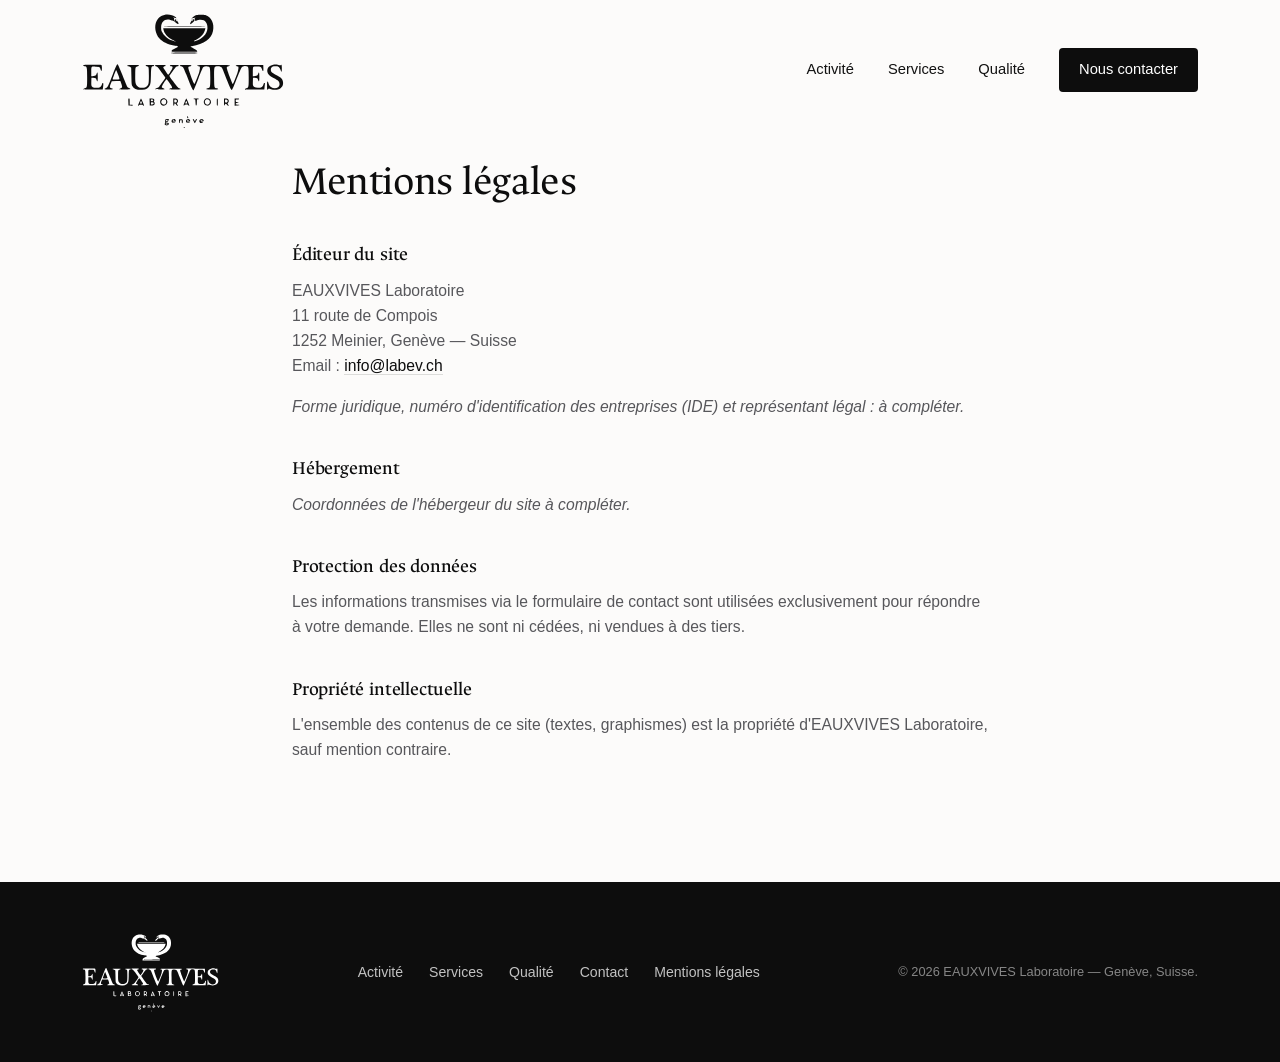
<file: mentions-legales.html>
<!DOCTYPE html>
<html lang="fr">
<head>
<meta charset="UTF-8">
<meta name="viewport" content="width=device-width, initial-scale=1.0">
<title>Mentions légales — EAUXVIVES</title>
<meta name="robots" content="noindex">
<link rel="icon" href="data:image/svg+xml,%3Csvg%20xmlns%3D%27http%3A//www.w3.org/2000/svg%27%20viewBox%3D%270%200%2032%2032%27%3E%3Crect%20width%3D%2732%27%20height%3D%2732%27%20rx%3D%276%27%20fill%3D%27%230f2b26%27/%3E%3Cg%20transform%3D%27translate%28-22.41%206.38%29%20scale%280.1287%29%27%3E%3Cg%20transform%3D%27translate%280%2C344%29%20scale%280.1%2C-0.1%29%27%20fill%3D%27%23a9cdbe%27%20stroke%3D%27none%27%3E%3Cpath%20d%3D%27M2400%203327%20c-104%20-23%20-178%20-81%20-225%20-175%20-76%20-151%20-39%20-376%2084%20-514%2086%20-97%20242%20-172%20421%20-203%2052%20-9%20101%20-19%20109%20-21%2024%20-8%20-17%20-42%20-78%20-65%20-63%20-23%20-101%20-54%20-101%20-81%200%20-17%2019%20-18%20375%20-18%20206%200%20375%202%20375%205%200%202%20-6%2016%20-12%2031%20-9%2020%20-35%2037%20-94%2064%20-45%2021%20-84%2043%20-88%2048%20-4%207%209%2014%2031%2017%20372%2063%20570%20204%20622%20443%2046%20215%20-46%20405%20-224%20463%20-49%2016%20-196%2016%20-251%201%20-55%20-16%20-128%20-66%20-143%20-98%20-6%20-15%20-10%20-29%20-7%20-31%202%20-2%207%204%2010%2015%204%2011%2019%2022%2034%2026%2015%203%2038%208%2052%2012%2023%205%2024%204%207%20-9%20-14%20-12%20-17%20-23%20-12%20-51%207%20-33%209%20-35%2039%20-29%2017%203%2037%2010%2043%2016%207%205%2041%2011%2075%2014%20142%2010%20228%20-92%20215%20-257%20-6%20-87%20-38%20-152%20-112%20-226%20-64%20-65%20-125%20-102%20-214%20-128%20-90%20-27%20-91%20-18%20-2%2025%20136%2066%20233%20178%20260%20299%20l9%2040%20-615%200%20-615%200%207%20-37%20c21%20-114%20121%20-230%20258%20-299%2051%20-25%2093%20-47%2096%20-49%2013%20-13%20-152%2041%20-193%2063%20-80%2043%20-161%20125%20-197%20199%20-27%2054%20-32%2075%20-32%20137%200%20178%20116%20273%20272%20222%2027%20-9%2055%20-16%2061%20-16%207%200%2046%20-25%2088%20-55%2088%20-63%20109%20-60%2067%2011%20-19%2033%20-30%2043%20-35%2033%20-6%20-9%20-10%20-6%20-15%2013%20-4%2015%20-4%2032%200%2037%2011%2019%20-8%2012%20-32%20-11%20l-23%20-22%2027%20-29%20c27%20-29%2015%20-29%20-19%201%20-14%2011%20-16%2024%20-12%2053%205%2030%203%2040%20-10%2045%20-9%203%20-16%2010%20-16%2015%200%204%2016%201%2035%20-7%2062%20-25%2074%20-17%2031%2022%20-67%2058%20-215%2086%20-326%2061z%27/%3E%3Cpath%20d%3D%27M3230%203191%20c0%20-11%20-3%20-27%20-7%20-37%20-6%20-17%20-7%20-16%20-13%201%20-5%2015%20-11%209%20-34%20-29%20-33%20-56%20-29%20-90%207%20-60%2054%2046%2097%2090%2097%2099%200%206%20-12%2018%20-25%2028%20-24%2017%20-25%2017%20-25%20-2z%27/%3E%3Cpath%20d%3D%27M2770%203180%20c0%20-7%203%20-10%207%20-7%203%204%203%2010%200%2014%20-4%203%20-7%200%20-7%20-7z%27/%3E%3Cpath%20d%3D%27M2370%202980%20c0%20-7%20212%20-10%20615%20-10%20403%200%20615%203%20615%2010%200%207%20-212%2010%20-615%2010%20-403%200%20-615%20-3%20-615%20-10z%27/%3E%3Cpath%20d%3D%27M2606%202223%20c-3%20-4%20-6%20-10%20-6%20-15%200%20-4%20171%20-8%20380%20-8%20334%200%20380%202%20380%2015%200%2014%20-46%2015%20-374%2015%20-205%20-1%20-376%20-4%20-380%20-7z%27/%3E%3C/g%3E%3C/g%3E%3C/svg%3E">
<link rel="preconnect" href="https://api.fontshare.com">
<link rel="preconnect" href="https://fonts.googleapis.com">
<link rel="preconnect" href="https://fonts.gstatic.com" crossorigin>
<link href="https://api.fontshare.com/v2/css?f[]=satoshi@300,301,400,401,500,501,700,701,variable&display=swap" rel="stylesheet">
<link href="https://fonts.googleapis.com/css2?family=Ancizar+Serif:wght@400;500;600;700&display=swap" rel="stylesheet">
<link rel="stylesheet" href="css/style.css">
<style>
  .legal { padding-top: 160px; padding-bottom: 120px; max-width: 760px; }
  .legal h1 { font-size: clamp(2rem, 4vw, 2.6rem); color: var(--teal-900); margin-bottom: 34px; }
  .legal h2 { font-size: 1.2rem; margin: 40px 0 12px; color: var(--teal-900); }
  .legal p, .legal li { color: var(--ink-soft); font-size: 0.98rem; }
  .legal a { color: var(--teal-900); border-bottom: 1px solid var(--line); }
</style>
</head>
<body>

<header class="site-header scrolled" id="site-header">
  <div class="wrap header-inner">
    <a class="logo" href="index.html">
      <svg class="logo-full" viewBox="0 0 590 344" xmlns="http://www.w3.org/2000/svg" role="img" aria-label="EAUXVIVES Laboratoire Genève">
<g transform="translate(0.000000,344.000000) scale(0.100000,-0.100000)" fill="currentColor" stroke="none"> <path d="M2400 3327 c-104 -23 -178 -81 -225 -175 -76 -151 -39 -376 84 -514 86 -97 242 -172 421 -203 52 -9 101 -19 109 -21 24 -8 -17 -42 -78 -65 -63 -23 -101 -54 -101 -81 0 -17 19 -18 375 -18 206 0 375 2 375 5 0 2 -6 16 -12 31 -9 20 -35 37 -94 64 -45 21 -84 43 -88 48 -4 7 9 14 31 17 372 63 570 204 622 443 46 215 -46 405 -224 463 -49 16 -196 16 -251 1 -55 -16 -128 -66 -143 -98 -6 -15 -10 -29 -7 -31 2 -2 7 4 10 15 4 11 19 22 34 26 15 3 38 8 52 12 23 5 24 4 7 -9 -14 -12 -17 -23 -12 -51 7 -33 9 -35 39 -29 17 3 37 10 43 16 7 5 41 11 75 14 142 10 228 -92 215 -257 -6 -87 -38 -152 -112 -226 -64 -65 -125 -102 -214 -128 -90 -27 -91 -18 -2 25 136 66 233 178 260 299 l9 40 -615 0 -615 0 7 -37 c21 -114 121 -230 258 -299 51 -25 93 -47 96 -49 13 -13 -152 41 -193 63 -80 43 -161 125 -197 199 -27 54 -32 75 -32 137 0 178 116 273 272 222 27 -9 55 -16 61 -16 7 0 46 -25 88 -55 88 -63 109 -60 67 11 -19 33 -30 43 -35 33 -6 -9 -10 -6 -15 13 -4 15 -4 32 0 37 11 19 -8 12 -32 -11 l-23 -22 27 -29 c27 -29 15 -29 -19 1 -14 11 -16 24 -12 53 5 30 3 40 -10 45 -9 3 -16 10 -16 15 0 4 16 1 35 -7 62 -25 74 -17 31 22 -67 58 -215 86 -326 61z"/> <path d="M3230 3191 c0 -11 -3 -27 -7 -37 -6 -17 -7 -16 -13 1 -5 15 -11 9 -34 -29 -33 -56 -29 -90 7 -60 54 46 97 90 97 99 0 6 -12 18 -25 28 -24 17 -25 17 -25 -2z"/> <path d="M2770 3180 c0 -7 3 -10 7 -7 3 4 3 10 0 14 -4 3 -7 0 -7 -7z"/> <path d="M2370 2980 c0 -7 212 -10 615 -10 403 0 615 3 615 10 0 7 -212 10 -615 10 -403 0 -615 -3 -615 -10z"/> <path d="M2606 2223 c-3 -4 -6 -10 -6 -15 0 -4 171 -8 380 -8 334 0 380 2 380 15 0 14 -46 15 -374 15 -205 -1 -376 -4 -380 -7z"/> <path d="M896 1588 c-145 -368 -153 -384 -206 -398 -22 -6 -40 -17 -40 -25 0 -11 25 -13 128 -12 135 2 155 11 80 37 -55 20 -57 36 -20 131 l30 74 125 3 125 3 22 -58 c12 -32 25 -77 27 -100 5 -42 5 -42 -36 -53 -23 -6 -41 -17 -41 -25 0 -11 29 -14 160 -13 120 0 160 3 160 13 0 6 -18 19 -39 27 -26 10 -45 27 -57 49 -10 19 -72 171 -139 339 -96 238 -126 306 -141 308 -16 2 -37 -43 -138 -300z m159 -7 c36 -97 43 -126 33 -133 -17 -11 -187 -8 -194 3 -3 5 13 55 35 112 22 56 45 115 51 131 6 18 14 26 20 20 5 -5 29 -65 55 -133z"/> <path d="M5575 1873 c-128 -29 -187 -101 -170 -211 10 -66 59 -114 179 -174 142 -71 176 -107 176 -187 0 -107 -148 -154 -252 -80 -35 25 -66 76 -76 125 -5 24 -14 39 -22 39 -12 0 -15 -21 -15 -115 -1 -63 1 -119 3 -123 2 -5 14 1 27 13 l22 21 61 -20 c101 -34 209 -23 281 30 53 38 74 81 74 149 0 109 -51 166 -218 245 -113 54 -140 81 -140 141 0 34 6 49 28 71 24 24 36 28 100 31 67 4 76 2 105 -23 20 -17 37 -45 49 -81 27 -86 41 -70 39 46 -1 96 -7 115 -32 90 -6 -6 -29 -4 -64 5 -53 14 -114 17 -155 8z"/> <path d="M37 1863 c-10 -10 13 -33 33 -33 74 0 80 -25 80 -327 0 -291 -1 -294 -70 -313 -24 -6 -40 -17 -40 -26 0 -12 39 -14 282 -12 l283 3 6 40 c4 22 9 62 10 90 3 40 0 51 -14 53 -11 2 -18 -6 -23 -25 -20 -84 -64 -113 -171 -113 -50 0 -77 5 -100 20 -39 23 -45 50 -41 180 l3 95 45 -2 c79 -4 89 -9 102 -58 7 -25 18 -45 25 -45 10 0 13 31 13 131 0 140 -11 162 -38 81 -11 -35 -19 -43 -50 -52 -20 -5 -52 -10 -69 -10 l-33 0 0 129 c0 101 3 131 15 141 10 8 46 11 115 8 115 -3 122 -8 142 -85 6 -25 16 -43 24 -43 22 0 20 166 -2 174 -21 8 -519 8 -527 -1z"/> <path d="M1323 1858 c-8 -14 8 -28 32 -28 13 0 36 -11 52 -24 l27 -24 6 -243 c5 -222 7 -248 26 -284 43 -82 147 -123 290 -112 122 9 184 48 225 141 20 46 23 72 28 276 7 249 11 267 64 272 20 2 32 8 32 18 0 12 -21 15 -125 15 -104 0 -125 -3 -125 -15 0 -9 13 -17 35 -20 56 -8 60 -27 60 -268 0 -222 -6 -259 -48 -305 -32 -36 -88 -57 -152 -57 -70 0 -105 15 -148 64 -45 52 -54 111 -50 334 3 190 4 194 27 213 13 10 36 19 52 19 21 0 29 5 29 18 0 15 -15 17 -166 17 -91 0 -168 -3 -171 -7z"/> <path d="M2130 1848 c0 -12 8 -18 21 -18 36 0 56 -18 114 -101 32 -45 82 -113 111 -152 30 -38 54 -74 54 -81 0 -6 -37 -63 -83 -127 -45 -63 -89 -125 -97 -137 -8 -12 -37 -30 -64 -40 -26 -9 -49 -21 -50 -27 0 -6 52 -11 137 -12 112 -2 137 1 137 12 0 8 -17 19 -39 25 -21 5 -42 18 -45 26 -10 26 118 234 143 234 4 0 37 -42 73 -92 103 -147 107 -160 44 -172 -21 -4 -36 -13 -36 -21 0 -11 30 -14 158 -13 86 0 161 2 165 5 14 8 -14 33 -38 33 -29 0 -39 11 -179 199 -71 94 -113 158 -108 165 5 6 50 68 100 137 93 128 104 139 148 139 16 0 24 6 24 18 0 16 -11 18 -127 18 -92 -1 -127 -4 -130 -13 -5 -13 2 -17 50 -27 49 -11 35 -64 -50 -184 -24 -34 -48 -60 -54 -57 -16 11 -139 193 -139 207 0 21 21 38 47 38 15 0 23 6 23 18 0 17 -12 18 -155 18 -141 -1 -155 -2 -155 -18z"/> <path d="M2852 1851 c2 -9 20 -19 40 -24 20 -5 46 -19 57 -31 12 -13 52 -104 90 -202 112 -293 185 -458 202 -462 19 -4 17 -9 155 348 63 162 124 305 136 317 38 40 101 47 170 18 31 -12 38 -74 38 -322 0 -261 -5 -290 -49 -299 -43 -9 -72 -24 -67 -33 4 -5 83 -9 176 -9 140 0 170 2 170 14 0 8 -15 16 -40 20 -74 12 -75 13 -78 304 -4 309 -1 322 73 338 55 12 109 0 142 -30 12 -12 35 -53 49 -92 53 -138 163 -412 197 -491 24 -58 39 -80 52 -80 14 0 42 63 139 312 67 171 131 325 144 342 22 30 85 56 113 47 8 -2 26 -7 41 -10 53 -12 58 -39 58 -323 0 -291 -1 -294 -70 -313 -24 -6 -40 -17 -40 -26 0 -12 39 -14 282 -12 l283 3 6 50 c18 137 18 135 -2 135 -12 0 -21 -10 -25 -27 -21 -86 -62 -113 -171 -113 -85 0 -129 23 -138 72 -3 18 -5 76 -3 128 l3 95 45 -2 c79 -4 89 -9 102 -58 7 -25 18 -45 25 -45 10 0 13 31 13 131 0 140 -11 162 -38 81 -11 -35 -19 -43 -50 -52 -20 -5 -52 -10 -69 -10 l-33 0 0 128 c0 86 4 132 12 140 14 14 175 17 211 3 23 -9 39 -38 51 -93 4 -16 13 -28 22 -28 12 0 14 15 12 88 l-3 87 -403 0 c-357 1 -402 -1 -400 -15 2 -8 16 -16 33 -18 17 -2 34 -8 39 -12 15 -14 8 -81 -15 -156 -35 -116 -132 -355 -142 -351 -19 6 -177 427 -177 471 0 29 16 43 55 48 17 2 31 10 33 18 2 14 -53 15 -473 15 -418 0 -475 -2 -473 -15 2 -9 18 -17 38 -20 33 -5 35 -7 38 -47 2 -23 -7 -75 -18 -115 -34 -113 -132 -359 -143 -355 -22 7 -177 424 -177 475 0 32 4 35 65 44 11 2 21 10 23 19 2 13 -20 15 -168 15 -145 -1 -170 -3 -168 -15z"/> <path d="M2335 885 c-40 -20 -57 -50 -57 -96 2 -102 121 -146 186 -68 46 55 30 131 -34 164 -36 19 -57 19 -95 0z m105 -40 c8 -9 15 -33 15 -56 0 -72 -71 -104 -120 -54 -33 32 -33 78 1 112 20 20 31 24 57 19 17 -4 38 -13 47 -21z"/> <path d="M3614 891 c-36 -16 -64 -60 -64 -102 0 -54 41 -98 97 -106 39 -5 46 -2 78 30 29 29 35 42 35 76 0 74 -80 130 -146 102z m99 -53 c38 -45 1 -128 -58 -128 -54 0 -92 70 -64 121 22 42 89 46 122 7z"/> <path d="M1352 788 l3 -103 63 -3 c51 -2 62 0 62 13 0 11 -11 15 -45 15 l-45 0 0 90 c0 84 -1 90 -20 90 -20 0 -21 -5 -18 -102z"/> <path d="M1676 797 c-21 -50 -41 -98 -43 -104 -3 -7 2 -13 10 -13 8 0 17 7 21 15 4 11 20 15 56 15 36 0 52 -4 56 -15 6 -15 34 -21 34 -7 0 12 -84 202 -90 202 -3 0 -22 -42 -44 -93z m63 -8 c16 -46 14 -49 -19 -49 -34 0 -34 1 -18 47 15 41 23 42 37 2z"/> <path d="M1972 788 l3 -103 59 0 c45 1 61 5 72 20 19 25 18 69 -1 85 -11 9 -13 16 -5 24 15 15 12 42 -6 60 -10 11 -34 16 -70 16 l-55 0 3 -102z m104 60 c9 -14 -16 -38 -41 -38 -28 0 -42 47 -16 53 21 4 50 -3 57 -15z m11 -84 c10 -26 -11 -49 -46 -52 -30 -3 -31 -2 -31 32 0 34 2 36 35 36 24 0 38 -5 42 -16z"/> <path d="M2660 785 c0 -87 3 -105 15 -105 10 0 15 10 15 30 0 22 5 30 18 30 10 0 28 -13 40 -30 13 -16 29 -30 37 -30 20 0 19 7 -5 37 -20 25 -20 25 0 50 46 59 8 123 -73 123 l-47 0 0 -105z m101 54 c18 -34 -3 -69 -41 -69 -29 0 -30 2 -30 45 0 43 1 45 30 45 20 0 33 -7 41 -21z"/> <path d="M2994 790 c-27 -64 -38 -102 -31 -107 5 -3 15 1 22 10 16 23 103 24 111 2 6 -15 34 -21 34 -7 0 13 -83 202 -89 202 -3 0 -25 -45 -47 -100z m65 -1 c16 -46 14 -49 -19 -49 -34 0 -34 1 -18 47 15 41 23 42 37 2z"/> <path d="M3253 878 c2 -7 15 -13 28 -13 23 0 24 -3 29 -90 4 -71 8 -90 20 -90 12 0 16 18 18 86 l3 87 29 6 c59 11 30 26 -51 26 -60 0 -80 -3 -76 -12z"/> <path d="M3930 785 c0 -87 3 -105 15 -105 12 0 15 18 15 105 0 87 -3 105 -15 105 -12 0 -15 -18 -15 -105z"/> <path d="M4140 784 c0 -80 3 -105 13 -102 6 3 13 17 15 31 4 37 32 35 60 -3 13 -16 29 -30 37 -30 20 0 19 7 -5 37 -20 25 -20 25 0 50 46 59 8 123 -73 123 l-47 0 0 -106z m101 55 c18 -34 -3 -69 -41 -69 -29 0 -30 2 -30 45 0 43 1 45 30 45 20 0 33 -7 41 -21z"/> <path d="M4450 785 l0 -106 67 3 c42 2 68 8 71 16 3 9 -12 12 -53 12 -53 0 -56 1 -53 23 2 18 10 23 46 25 23 2 42 7 42 12 0 5 -19 10 -42 12 -42 3 -43 4 -46 41 -3 40 -2 41 66 39 22 -1 32 3 32 13 0 12 -14 15 -65 15 l-65 0 0 -105z"/> <path d="M3060 358 c1 -17 28 -53 35 -46 11 10 -7 58 -21 58 -8 0 -14 -6 -14 -12z"/> <path d="M2433 278 c-4 -7 -8 -33 -9 -58 -1 -25 -5 -53 -9 -62 -11 -27 0 -45 34 -51 65 -13 112 31 71 65 -12 10 -35 18 -51 18 -16 0 -29 5 -29 10 0 6 16 10 35 10 31 0 36 3 42 30 3 17 10 30 15 30 5 0 6 5 3 10 -9 14 -92 12 -102 -2z m60 -22 c7 -18 -1 -26 -25 -26 -18 0 -25 20 -11 33 11 12 31 8 36 -7z m12 -111 c0 -5 -15 -11 -32 -13 -25 -3 -33 1 -33 13 0 12 8 16 33 13 17 -2 32 -7 32 -13z"/> <path d="M2627 272 c-23 -25 -21 -65 2 -86 20 -19 94 -19 89 -1 -2 6 -15 9 -29 7 -14 -2 -32 4 -39 13 -11 13 -6 15 39 15 50 0 52 1 45 23 -3 12 -11 28 -16 35 -16 18 -72 15 -91 -6z m71 -19 c2 -9 -7 -13 -28 -13 -28 0 -31 2 -20 15 15 18 41 16 48 -2z"/> <path d="M2829 280 c-4 -19 1 -103 6 -108 11 -11 25 22 20 45 -6 26 19 55 40 47 10 -4 15 -21 15 -50 0 -32 4 -44 15 -44 19 0 21 92 2 108 -13 11 -96 13 -98 2z"/> <path d="M3047 272 c-23 -25 -21 -65 2 -86 22 -20 82 -18 89 3 3 9 -2 11 -17 6 -24 -7 -61 2 -61 16 0 5 20 9 43 9 24 0 47 3 50 6 7 8 -11 46 -27 56 -20 14 -63 8 -79 -10z m71 -19 c2 -9 -7 -13 -27 -13 -31 0 -42 14 -18 23 19 8 40 3 45 -10z"/> <path d="M3230 285 c0 -10 55 -115 60 -115 5 0 60 105 60 115 0 3 -6 5 -14 5 -8 0 -21 -17 -29 -37 l-15 -38 -18 38 c-10 20 -24 37 -31 37 -7 0 -13 -2 -13 -5z"/> <path d="M3440 270 c-24 -24 -25 -48 -4 -78 13 -19 24 -22 57 -20 47 3 49 23 3 23 -16 0 -31 6 -33 13 -3 8 9 12 41 12 50 0 57 10 30 48 -19 28 -67 29 -94 2z m70 -15 c11 -13 7 -15 -25 -15 -32 0 -36 2 -25 15 7 8 18 15 25 15 7 0 18 -7 25 -15z"/> <path d="M2965 40 c3 -5 13 -10 21 -10 8 0 14 5 14 10 0 6 -9 10 -21 10 -11 0 -17 -4 -14 -10z"/> </g>
</svg>
    </a>
    <nav class="main-nav" id="main-nav" aria-label="Navigation principale">
      <a href="index.html#activite">Activité</a>
      <a href="index.html#services">Services</a>
      <a href="index.html#qualite">Qualité</a>
      <a href="index.html#contact" class="nav-cta">Nous contacter</a>
    </nav>
    <button class="nav-toggle" id="nav-toggle" aria-expanded="false" aria-controls="main-nav" aria-label="Ouvrir le menu">
      <span></span><span></span><span></span>
    </button>
  </div>
</header>

<main id="main">
  <section class="wrap legal">
    <h1>Mentions légales</h1>

    <h2>Éditeur du site</h2>
    <p>
      EAUXVIVES Laboratoire<br>
      11 route de Compois<br>
      1252 Meinier, Genève — Suisse<br>
      Email : <a href="mailto:info@labev.ch">info@labev.ch</a>
    </p>
    <p><em>Forme juridique, numéro d'identification des entreprises (IDE) et représentant légal : à compléter.</em></p>

    <h2>Hébergement</h2>
    <p><em>Coordonnées de l'hébergeur du site à compléter.</em></p>

    <h2>Protection des données</h2>
    <p>
      Les informations transmises via le formulaire de contact sont utilisées
      exclusivement pour répondre à votre demande. Elles ne sont ni cédées, ni
      vendues à des tiers.
    </p>

    <h2>Propriété intellectuelle</h2>
    <p>
      L'ensemble des contenus de ce site (textes, graphismes) est la propriété
      d'EAUXVIVES Laboratoire, sauf mention contraire.
    </p>
  </section>
</main>

<footer class="site-footer">
  <div class="wrap footer-inner">
    <a class="logo" href="index.html">
      <svg class="logo-full" viewBox="0 0 590 344" xmlns="http://www.w3.org/2000/svg" role="img" aria-label="EAUXVIVES Laboratoire Genève">
<g transform="translate(0.000000,344.000000) scale(0.100000,-0.100000)" fill="currentColor" stroke="none"> <path d="M2400 3327 c-104 -23 -178 -81 -225 -175 -76 -151 -39 -376 84 -514 86 -97 242 -172 421 -203 52 -9 101 -19 109 -21 24 -8 -17 -42 -78 -65 -63 -23 -101 -54 -101 -81 0 -17 19 -18 375 -18 206 0 375 2 375 5 0 2 -6 16 -12 31 -9 20 -35 37 -94 64 -45 21 -84 43 -88 48 -4 7 9 14 31 17 372 63 570 204 622 443 46 215 -46 405 -224 463 -49 16 -196 16 -251 1 -55 -16 -128 -66 -143 -98 -6 -15 -10 -29 -7 -31 2 -2 7 4 10 15 4 11 19 22 34 26 15 3 38 8 52 12 23 5 24 4 7 -9 -14 -12 -17 -23 -12 -51 7 -33 9 -35 39 -29 17 3 37 10 43 16 7 5 41 11 75 14 142 10 228 -92 215 -257 -6 -87 -38 -152 -112 -226 -64 -65 -125 -102 -214 -128 -90 -27 -91 -18 -2 25 136 66 233 178 260 299 l9 40 -615 0 -615 0 7 -37 c21 -114 121 -230 258 -299 51 -25 93 -47 96 -49 13 -13 -152 41 -193 63 -80 43 -161 125 -197 199 -27 54 -32 75 -32 137 0 178 116 273 272 222 27 -9 55 -16 61 -16 7 0 46 -25 88 -55 88 -63 109 -60 67 11 -19 33 -30 43 -35 33 -6 -9 -10 -6 -15 13 -4 15 -4 32 0 37 11 19 -8 12 -32 -11 l-23 -22 27 -29 c27 -29 15 -29 -19 1 -14 11 -16 24 -12 53 5 30 3 40 -10 45 -9 3 -16 10 -16 15 0 4 16 1 35 -7 62 -25 74 -17 31 22 -67 58 -215 86 -326 61z"/> <path d="M3230 3191 c0 -11 -3 -27 -7 -37 -6 -17 -7 -16 -13 1 -5 15 -11 9 -34 -29 -33 -56 -29 -90 7 -60 54 46 97 90 97 99 0 6 -12 18 -25 28 -24 17 -25 17 -25 -2z"/> <path d="M2770 3180 c0 -7 3 -10 7 -7 3 4 3 10 0 14 -4 3 -7 0 -7 -7z"/> <path d="M2370 2980 c0 -7 212 -10 615 -10 403 0 615 3 615 10 0 7 -212 10 -615 10 -403 0 -615 -3 -615 -10z"/> <path d="M2606 2223 c-3 -4 -6 -10 -6 -15 0 -4 171 -8 380 -8 334 0 380 2 380 15 0 14 -46 15 -374 15 -205 -1 -376 -4 -380 -7z"/> <path d="M896 1588 c-145 -368 -153 -384 -206 -398 -22 -6 -40 -17 -40 -25 0 -11 25 -13 128 -12 135 2 155 11 80 37 -55 20 -57 36 -20 131 l30 74 125 3 125 3 22 -58 c12 -32 25 -77 27 -100 5 -42 5 -42 -36 -53 -23 -6 -41 -17 -41 -25 0 -11 29 -14 160 -13 120 0 160 3 160 13 0 6 -18 19 -39 27 -26 10 -45 27 -57 49 -10 19 -72 171 -139 339 -96 238 -126 306 -141 308 -16 2 -37 -43 -138 -300z m159 -7 c36 -97 43 -126 33 -133 -17 -11 -187 -8 -194 3 -3 5 13 55 35 112 22 56 45 115 51 131 6 18 14 26 20 20 5 -5 29 -65 55 -133z"/> <path d="M5575 1873 c-128 -29 -187 -101 -170 -211 10 -66 59 -114 179 -174 142 -71 176 -107 176 -187 0 -107 -148 -154 -252 -80 -35 25 -66 76 -76 125 -5 24 -14 39 -22 39 -12 0 -15 -21 -15 -115 -1 -63 1 -119 3 -123 2 -5 14 1 27 13 l22 21 61 -20 c101 -34 209 -23 281 30 53 38 74 81 74 149 0 109 -51 166 -218 245 -113 54 -140 81 -140 141 0 34 6 49 28 71 24 24 36 28 100 31 67 4 76 2 105 -23 20 -17 37 -45 49 -81 27 -86 41 -70 39 46 -1 96 -7 115 -32 90 -6 -6 -29 -4 -64 5 -53 14 -114 17 -155 8z"/> <path d="M37 1863 c-10 -10 13 -33 33 -33 74 0 80 -25 80 -327 0 -291 -1 -294 -70 -313 -24 -6 -40 -17 -40 -26 0 -12 39 -14 282 -12 l283 3 6 40 c4 22 9 62 10 90 3 40 0 51 -14 53 -11 2 -18 -6 -23 -25 -20 -84 -64 -113 -171 -113 -50 0 -77 5 -100 20 -39 23 -45 50 -41 180 l3 95 45 -2 c79 -4 89 -9 102 -58 7 -25 18 -45 25 -45 10 0 13 31 13 131 0 140 -11 162 -38 81 -11 -35 -19 -43 -50 -52 -20 -5 -52 -10 -69 -10 l-33 0 0 129 c0 101 3 131 15 141 10 8 46 11 115 8 115 -3 122 -8 142 -85 6 -25 16 -43 24 -43 22 0 20 166 -2 174 -21 8 -519 8 -527 -1z"/> <path d="M1323 1858 c-8 -14 8 -28 32 -28 13 0 36 -11 52 -24 l27 -24 6 -243 c5 -222 7 -248 26 -284 43 -82 147 -123 290 -112 122 9 184 48 225 141 20 46 23 72 28 276 7 249 11 267 64 272 20 2 32 8 32 18 0 12 -21 15 -125 15 -104 0 -125 -3 -125 -15 0 -9 13 -17 35 -20 56 -8 60 -27 60 -268 0 -222 -6 -259 -48 -305 -32 -36 -88 -57 -152 -57 -70 0 -105 15 -148 64 -45 52 -54 111 -50 334 3 190 4 194 27 213 13 10 36 19 52 19 21 0 29 5 29 18 0 15 -15 17 -166 17 -91 0 -168 -3 -171 -7z"/> <path d="M2130 1848 c0 -12 8 -18 21 -18 36 0 56 -18 114 -101 32 -45 82 -113 111 -152 30 -38 54 -74 54 -81 0 -6 -37 -63 -83 -127 -45 -63 -89 -125 -97 -137 -8 -12 -37 -30 -64 -40 -26 -9 -49 -21 -50 -27 0 -6 52 -11 137 -12 112 -2 137 1 137 12 0 8 -17 19 -39 25 -21 5 -42 18 -45 26 -10 26 118 234 143 234 4 0 37 -42 73 -92 103 -147 107 -160 44 -172 -21 -4 -36 -13 -36 -21 0 -11 30 -14 158 -13 86 0 161 2 165 5 14 8 -14 33 -38 33 -29 0 -39 11 -179 199 -71 94 -113 158 -108 165 5 6 50 68 100 137 93 128 104 139 148 139 16 0 24 6 24 18 0 16 -11 18 -127 18 -92 -1 -127 -4 -130 -13 -5 -13 2 -17 50 -27 49 -11 35 -64 -50 -184 -24 -34 -48 -60 -54 -57 -16 11 -139 193 -139 207 0 21 21 38 47 38 15 0 23 6 23 18 0 17 -12 18 -155 18 -141 -1 -155 -2 -155 -18z"/> <path d="M2852 1851 c2 -9 20 -19 40 -24 20 -5 46 -19 57 -31 12 -13 52 -104 90 -202 112 -293 185 -458 202 -462 19 -4 17 -9 155 348 63 162 124 305 136 317 38 40 101 47 170 18 31 -12 38 -74 38 -322 0 -261 -5 -290 -49 -299 -43 -9 -72 -24 -67 -33 4 -5 83 -9 176 -9 140 0 170 2 170 14 0 8 -15 16 -40 20 -74 12 -75 13 -78 304 -4 309 -1 322 73 338 55 12 109 0 142 -30 12 -12 35 -53 49 -92 53 -138 163 -412 197 -491 24 -58 39 -80 52 -80 14 0 42 63 139 312 67 171 131 325 144 342 22 30 85 56 113 47 8 -2 26 -7 41 -10 53 -12 58 -39 58 -323 0 -291 -1 -294 -70 -313 -24 -6 -40 -17 -40 -26 0 -12 39 -14 282 -12 l283 3 6 50 c18 137 18 135 -2 135 -12 0 -21 -10 -25 -27 -21 -86 -62 -113 -171 -113 -85 0 -129 23 -138 72 -3 18 -5 76 -3 128 l3 95 45 -2 c79 -4 89 -9 102 -58 7 -25 18 -45 25 -45 10 0 13 31 13 131 0 140 -11 162 -38 81 -11 -35 -19 -43 -50 -52 -20 -5 -52 -10 -69 -10 l-33 0 0 128 c0 86 4 132 12 140 14 14 175 17 211 3 23 -9 39 -38 51 -93 4 -16 13 -28 22 -28 12 0 14 15 12 88 l-3 87 -403 0 c-357 1 -402 -1 -400 -15 2 -8 16 -16 33 -18 17 -2 34 -8 39 -12 15 -14 8 -81 -15 -156 -35 -116 -132 -355 -142 -351 -19 6 -177 427 -177 471 0 29 16 43 55 48 17 2 31 10 33 18 2 14 -53 15 -473 15 -418 0 -475 -2 -473 -15 2 -9 18 -17 38 -20 33 -5 35 -7 38 -47 2 -23 -7 -75 -18 -115 -34 -113 -132 -359 -143 -355 -22 7 -177 424 -177 475 0 32 4 35 65 44 11 2 21 10 23 19 2 13 -20 15 -168 15 -145 -1 -170 -3 -168 -15z"/> <path d="M2335 885 c-40 -20 -57 -50 -57 -96 2 -102 121 -146 186 -68 46 55 30 131 -34 164 -36 19 -57 19 -95 0z m105 -40 c8 -9 15 -33 15 -56 0 -72 -71 -104 -120 -54 -33 32 -33 78 1 112 20 20 31 24 57 19 17 -4 38 -13 47 -21z"/> <path d="M3614 891 c-36 -16 -64 -60 -64 -102 0 -54 41 -98 97 -106 39 -5 46 -2 78 30 29 29 35 42 35 76 0 74 -80 130 -146 102z m99 -53 c38 -45 1 -128 -58 -128 -54 0 -92 70 -64 121 22 42 89 46 122 7z"/> <path d="M1352 788 l3 -103 63 -3 c51 -2 62 0 62 13 0 11 -11 15 -45 15 l-45 0 0 90 c0 84 -1 90 -20 90 -20 0 -21 -5 -18 -102z"/> <path d="M1676 797 c-21 -50 -41 -98 -43 -104 -3 -7 2 -13 10 -13 8 0 17 7 21 15 4 11 20 15 56 15 36 0 52 -4 56 -15 6 -15 34 -21 34 -7 0 12 -84 202 -90 202 -3 0 -22 -42 -44 -93z m63 -8 c16 -46 14 -49 -19 -49 -34 0 -34 1 -18 47 15 41 23 42 37 2z"/> <path d="M1972 788 l3 -103 59 0 c45 1 61 5 72 20 19 25 18 69 -1 85 -11 9 -13 16 -5 24 15 15 12 42 -6 60 -10 11 -34 16 -70 16 l-55 0 3 -102z m104 60 c9 -14 -16 -38 -41 -38 -28 0 -42 47 -16 53 21 4 50 -3 57 -15z m11 -84 c10 -26 -11 -49 -46 -52 -30 -3 -31 -2 -31 32 0 34 2 36 35 36 24 0 38 -5 42 -16z"/> <path d="M2660 785 c0 -87 3 -105 15 -105 10 0 15 10 15 30 0 22 5 30 18 30 10 0 28 -13 40 -30 13 -16 29 -30 37 -30 20 0 19 7 -5 37 -20 25 -20 25 0 50 46 59 8 123 -73 123 l-47 0 0 -105z m101 54 c18 -34 -3 -69 -41 -69 -29 0 -30 2 -30 45 0 43 1 45 30 45 20 0 33 -7 41 -21z"/> <path d="M2994 790 c-27 -64 -38 -102 -31 -107 5 -3 15 1 22 10 16 23 103 24 111 2 6 -15 34 -21 34 -7 0 13 -83 202 -89 202 -3 0 -25 -45 -47 -100z m65 -1 c16 -46 14 -49 -19 -49 -34 0 -34 1 -18 47 15 41 23 42 37 2z"/> <path d="M3253 878 c2 -7 15 -13 28 -13 23 0 24 -3 29 -90 4 -71 8 -90 20 -90 12 0 16 18 18 86 l3 87 29 6 c59 11 30 26 -51 26 -60 0 -80 -3 -76 -12z"/> <path d="M3930 785 c0 -87 3 -105 15 -105 12 0 15 18 15 105 0 87 -3 105 -15 105 -12 0 -15 -18 -15 -105z"/> <path d="M4140 784 c0 -80 3 -105 13 -102 6 3 13 17 15 31 4 37 32 35 60 -3 13 -16 29 -30 37 -30 20 0 19 7 -5 37 -20 25 -20 25 0 50 46 59 8 123 -73 123 l-47 0 0 -106z m101 55 c18 -34 -3 -69 -41 -69 -29 0 -30 2 -30 45 0 43 1 45 30 45 20 0 33 -7 41 -21z"/> <path d="M4450 785 l0 -106 67 3 c42 2 68 8 71 16 3 9 -12 12 -53 12 -53 0 -56 1 -53 23 2 18 10 23 46 25 23 2 42 7 42 12 0 5 -19 10 -42 12 -42 3 -43 4 -46 41 -3 40 -2 41 66 39 22 -1 32 3 32 13 0 12 -14 15 -65 15 l-65 0 0 -105z"/> <path d="M3060 358 c1 -17 28 -53 35 -46 11 10 -7 58 -21 58 -8 0 -14 -6 -14 -12z"/> <path d="M2433 278 c-4 -7 -8 -33 -9 -58 -1 -25 -5 -53 -9 -62 -11 -27 0 -45 34 -51 65 -13 112 31 71 65 -12 10 -35 18 -51 18 -16 0 -29 5 -29 10 0 6 16 10 35 10 31 0 36 3 42 30 3 17 10 30 15 30 5 0 6 5 3 10 -9 14 -92 12 -102 -2z m60 -22 c7 -18 -1 -26 -25 -26 -18 0 -25 20 -11 33 11 12 31 8 36 -7z m12 -111 c0 -5 -15 -11 -32 -13 -25 -3 -33 1 -33 13 0 12 8 16 33 13 17 -2 32 -7 32 -13z"/> <path d="M2627 272 c-23 -25 -21 -65 2 -86 20 -19 94 -19 89 -1 -2 6 -15 9 -29 7 -14 -2 -32 4 -39 13 -11 13 -6 15 39 15 50 0 52 1 45 23 -3 12 -11 28 -16 35 -16 18 -72 15 -91 -6z m71 -19 c2 -9 -7 -13 -28 -13 -28 0 -31 2 -20 15 15 18 41 16 48 -2z"/> <path d="M2829 280 c-4 -19 1 -103 6 -108 11 -11 25 22 20 45 -6 26 19 55 40 47 10 -4 15 -21 15 -50 0 -32 4 -44 15 -44 19 0 21 92 2 108 -13 11 -96 13 -98 2z"/> <path d="M3047 272 c-23 -25 -21 -65 2 -86 22 -20 82 -18 89 3 3 9 -2 11 -17 6 -24 -7 -61 2 -61 16 0 5 20 9 43 9 24 0 47 3 50 6 7 8 -11 46 -27 56 -20 14 -63 8 -79 -10z m71 -19 c2 -9 -7 -13 -27 -13 -31 0 -42 14 -18 23 19 8 40 3 45 -10z"/> <path d="M3230 285 c0 -10 55 -115 60 -115 5 0 60 105 60 115 0 3 -6 5 -14 5 -8 0 -21 -17 -29 -37 l-15 -38 -18 38 c-10 20 -24 37 -31 37 -7 0 -13 -2 -13 -5z"/> <path d="M3440 270 c-24 -24 -25 -48 -4 -78 13 -19 24 -22 57 -20 47 3 49 23 3 23 -16 0 -31 6 -33 13 -3 8 9 12 41 12 50 0 57 10 30 48 -19 28 -67 29 -94 2z m70 -15 c11 -13 7 -15 -25 -15 -32 0 -36 2 -25 15 7 8 18 15 25 15 7 0 18 -7 25 -15z"/> <path d="M2965 40 c3 -5 13 -10 21 -10 8 0 14 5 14 10 0 6 -9 10 -21 10 -11 0 -17 -4 -14 -10z"/> </g>
</svg>
    </a>
    <nav class="footer-nav" aria-label="Navigation de pied de page">
      <a href="index.html#activite">Activité</a>
      <a href="index.html#services">Services</a>
      <a href="index.html#qualite">Qualité</a>
      <a href="index.html#contact">Contact</a>
      <a href="mentions-legales.html">Mentions légales</a>
    </nav>
    <p class="footer-meta">&copy; <span id="year"></span> EAUXVIVES Laboratoire — Genève, Suisse.</p>
  </div>
</footer>

<script src="js/main.js"></script>
</body>
</html>
</file>
<file: css/style.css>
/* ============================================================
   EAUXVIVES — Laboratoire pharmaceutique & compléments alimentaires
   ============================================================ */

:root {
  --ink: #121212;
  --ink-soft: #57575b;
  --paper: #fcfbfa;
  --paper-alt: #efefed;
  --line: #dcdcda;

  --teal-900: #0d0d0d;
  --teal-800: #1a1a1a;
  --teal-700: #333333;
  --aqua-500: #9a9a96;
  --aqua-300: #d6d6d2;
  --accent-500: #80A89C;

  --font-display: "Ancizar Serif", Georgia, "Times New Roman", serif;
  --font-body: "Satoshi", -apple-system, BlinkMacSystemFont, "Segoe UI", sans-serif;

  --wrap: 1180px;
  --radius: 4px;
  --ease: cubic-bezier(.16,.8,.24,1);
}

* { box-sizing: border-box; }
html { scroll-behavior: smooth; }
button, input, textarea, select { font-family: inherit; }

body {
  margin: 0;
  background: var(--paper);
  color: var(--ink);
  font-family: var(--font-body);
  font-weight: 400;
  line-height: 1.6;
  -webkit-font-smoothing: antialiased;
}

img, svg { display: block; max-width: 100%; }

a { color: inherit; text-decoration: none; }

.wrap {
  max-width: var(--wrap);
  margin: 0 auto;
  padding: 0 32px;
}

.skip-link {
  position: absolute;
  left: -999px;
  top: 0;
  background: var(--teal-900);
  color: #fff;
  padding: 12px 18px;
  z-index: 200;
}
.skip-link:focus { left: 16px; top: 16px; }

h1, h2, h3 {
  font-family: var(--font-display);
  font-weight: 500;
  line-height: 1.08;
  margin: 0;
  letter-spacing: -0.01em;
}

h1 { font-size: clamp(2.6rem, 6vw, 4.6rem); font-weight: 400; }
h2 { font-size: clamp(2rem, 3.6vw, 2.9rem); }
h3 { font-size: 1.25rem; font-weight: 500; }

p { margin: 0 0 1em; color: var(--ink-soft); }
p:last-child { margin-bottom: 0; }

.eyebrow {
  font-family: var(--font-body);
  font-size: 0.78rem;
  letter-spacing: 0.16em;
  text-transform: uppercase;
  color: var(--accent-500);
  font-weight: 600;
  margin: 0 0 18px;
}
.eyebrow-light { color: var(--accent-500); }

.lede {
  font-size: 1.15rem;
  color: var(--ink-soft);
  max-width: 46ch;
}
.lede-light { color: var(--ink-soft); }

/* ---------- Buttons ---------- */
.btn {
  display: inline-flex;
  align-items: center;
  justify-content: center;
  gap: 8px;
  padding: 15px 30px;
  border-radius: var(--radius);
  font-size: 0.95rem;
  font-weight: 500;
  letter-spacing: 0.01em;
  cursor: pointer;
  border: 1px solid transparent;
  transition: transform .35s var(--ease), background .3s, border-color .3s, color .3s;
}
.btn-primary {
  background: var(--teal-900);
  color: #fff;
}
.btn-primary:hover { background: var(--teal-700); transform: translateY(-2px); }
.btn-ghost {
  background: transparent;
  color: var(--ink);
  border-color: var(--line);
}
.btn-ghost:hover { border-color: var(--ink); transform: translateY(-2px); }
.btn-block { width: 100%; margin-top: 6px; }

/* ============ HEADER ============ */
.site-header {
  position: fixed;
  top: 0; left: 0; right: 0;
  z-index: 100;
  background: rgba(247, 245, 239, 0);
  border-bottom: 1px solid transparent;
  transition: background .4s var(--ease), border-color .4s var(--ease);
}
.site-header.scrolled {
  background: rgba(247, 245, 239, 0.92);
  backdrop-filter: blur(8px);
  border-bottom-color: var(--line);
}
.header-inner {
  display: flex;
  align-items: center;
  justify-content: space-between;
  height: 140px;
}

.logo { display: flex; align-items: center; }
.logo-full {
  display: block;
  height: 118px;
  width: auto;
  color: var(--teal-900);
  transition: opacity .25s;
}
.logo:hover .logo-full { opacity: 0.8; }

.main-nav { display: flex; align-items: center; gap: 34px; }
.main-nav a {
  font-size: 0.92rem;
  color: var(--ink);
  position: relative;
  padding: 4px 0;
}
.main-nav a:not(.nav-cta)::after {
  content: "";
  position: absolute;
  left: 0; right: 100%;
  bottom: 0;
  height: 1px;
  background: var(--accent-500);
  transition: right .3s var(--ease);
}
.main-nav a:not(.nav-cta):hover::after { right: 0; }

.main-nav a.nav-cta {
  background: var(--teal-900);
  color: #fff;
  padding: 10px 20px;
  border-radius: var(--radius);
  transition: background .3s;
}
.main-nav a.nav-cta:hover { background: var(--teal-700); }

.nav-toggle {
  display: none;
  flex-direction: column;
  justify-content: center;
  gap: 5px;
  width: 40px;
  height: 40px;
  background: none;
  border: none;
  cursor: pointer;
}
.nav-toggle span {
  width: 22px;
  height: 1.5px;
  background: var(--ink);
  transition: transform .3s, opacity .3s;
}

/* ============ HERO ============ */
.hero {
  position: relative;
  min-height: 100vh;
  display: flex;
  align-items: center;
  background: linear-gradient(180deg, #ffffff 0%, var(--paper) 100%);
}
.hero-bg { position: absolute; inset: 0; z-index: 0; overflow: hidden; pointer-events: none; }
.hero-ripples {
  position: absolute;
  top: 190px;
  right: -40px;
  width: 460px;
  height: 460px;
}
@media (max-width: 1180px) {
  .hero-ripples { width: 340px; height: 340px; right: -30px; }
}
@media (max-width: 760px) {
  .hero-ripples { display: none; }
}
.hero-ripples circle { stroke: var(--aqua-500); }

.hero .hero-inner { position: relative; z-index: 1; padding-top: 140px; }

.trust-badge {
  display: inline-flex;
  align-items: center;
  gap: 12px;
  padding: 12px 20px;
  margin-bottom: 24px;
  border: 1px solid var(--teal-700);
  border-radius: 20px;
  background: #fff;
}
.trust-badge-text {
  font-family: var(--font-display);
  font-size: 0.85rem;
  font-weight: 500;
  color: var(--teal-900);
  padding-right: 12px;
  border-right: 1px solid var(--line);
  white-space: nowrap;
}
.trust-badge-logo { display: block; height: 22px; width: auto; }

.hero h1 { color: var(--teal-900); margin: 6px 0 26px; max-width: 22ch; }
.hero-lead { font-size: 1.2rem; max-width: 56ch; margin-bottom: 40px; }
.hero-actions { display: flex; gap: 18px; flex-wrap: wrap; }

/* ============ SECTIONS ============ */
.section { padding: 120px 0; }
.section-alt { background: var(--paper-alt); }
.section-head { max-width: 620px; margin-bottom: 64px; }

.split {
  display: grid;
  grid-template-columns: 1fr 1fr;
  gap: 60px;
  margin-bottom: 64px;
}

.activite-head-row {
  display: grid;
  grid-template-columns: 1fr 1fr;
  gap: 60px;
  align-items: center;
  margin-bottom: 64px;
}
.activite-head-row .section-head { margin-bottom: 0; }
.activite-media img {
  display: block;
  width: 100%;
  aspect-ratio: 4 / 3;
  object-fit: cover;
  border: 1px solid var(--line);
  border-radius: var(--radius);
}

.stat-row {
  display: grid;
  grid-template-columns: repeat(4, 1fr);
  gap: 1px;
  background: var(--line);
  border: 1px solid var(--line);
}
.stat {
  background: var(--paper);
  padding: 32px 26px;
  display: flex;
  flex-direction: column;
  gap: 10px;
}
.stat-num {
  font-family: var(--font-display);
  font-size: 1.5rem;
  color: var(--teal-900);
}
.stat-label {
  font-size: 0.85rem;
  color: var(--ink-soft);
}

/* ---------- Offers ---------- */
.offer-grid {
  display: grid;
  grid-template-columns: repeat(3, 1fr);
  gap: 1px;
  background: var(--line);
  border: 1px solid var(--line);
}
.offer-card {
  background: var(--paper-alt);
  padding: 42px 34px;
  transition: background .35s var(--ease);
}
.offer-card:hover { background: var(--paper); }
.offer-icon {
  display: inline-flex;
  width: 42px; height: 42px;
  color: var(--teal-700);
  margin-bottom: 22px;
}
.offer-card h3 { margin-bottom: 10px; color: var(--teal-900); }
.offer-card p { font-size: 0.95rem; margin: 0; }
.offer-card:last-child {
  grid-column: 1 / -1;
  display: grid;
  grid-template-columns: auto 1fr;
  align-items: center;
  column-gap: 28px;
}
.offer-card:last-child .offer-icon { grid-row: 1 / 3; margin-bottom: 0; }
.offer-card:last-child h3 { grid-column: 2; grid-row: 1; margin-bottom: 4px; }
.offer-card:last-child p { grid-column: 2; grid-row: 2; max-width: 60ch; }

/* ---------- Specialisation ---------- */
.section-dark {
  background: #D7D9D8;
  color: var(--ink);
  padding: 130px 0;
}
.split-feature {
  display: flex;
  justify-content: center;
}
.split-feature-text { max-width: 640px; text-align: center; }
.split-feature-text .eyebrow { display: block; text-align: center; }
.split-feature-text h2 { color: var(--ink); margin-bottom: 24px; }
.split-feature-text .lede { max-width: none; margin: 0 auto; }
.feature-list {
  list-style: none;
  margin: 34px auto 0;
  padding: 0;
  display: inline-grid;
  gap: 16px;
  text-align: left;
}
.feature-list li {
  position: relative;
  padding-left: 26px;
  font-size: 0.98rem;
  color: var(--ink-soft);
}
.feature-list li::before {
  content: "";
  position: absolute;
  left: 0; top: 9px;
  width: 10px; height: 1px;
  background: var(--accent-500);
}

/* ---------- Quality ---------- */
.quality-grid {
  display: grid;
  grid-template-columns: repeat(3, 1fr);
  gap: 28px;
}
.quality-card {
  border: 1px solid var(--line);
  padding: 32px 26px;
  border-radius: var(--radius);
  background: var(--paper);
}
.quality-tag {
  display: inline-block;
  font-family: var(--font-display);
  font-size: 1.25rem;
  font-weight: 500;
  color: var(--teal-900);
  margin-bottom: 14px;
  padding-bottom: 10px;
  border-bottom: 2px solid var(--accent-500);
}
.quality-card p { font-size: 0.95rem; margin: 0; }

/* ---------- Contact ---------- */
.section-contact { background: var(--paper-alt); }
.contact-wrap {
  display: grid;
  grid-template-columns: 0.9fr 1.1fr;
  gap: 70px;
}
.contact-intro h2 { margin-bottom: 20px; color: var(--teal-900); }
.contact-info {
  list-style: none;
  margin: 40px 0 0;
  padding: 26px 0 0;
  border-top: 1px solid var(--line);
  display: grid;
  gap: 20px;
}
.contact-label {
  display: block;
  font-size: 0.75rem;
  letter-spacing: 0.1em;
  text-transform: uppercase;
  color: var(--accent-500);
  margin-bottom: 6px;
}
.contact-info a { color: var(--teal-900); font-size: 1.05rem; border-bottom: 1px solid transparent; }
.contact-info a:hover { border-bottom-color: var(--teal-900); }

.contact-form {
  background: var(--paper);
  border: 1px solid var(--line);
  border-radius: var(--radius);
  padding: 40px;
}
.form-row { display: grid; grid-template-columns: 1fr 1fr; gap: 20px; }
.field { margin-bottom: 20px; }
.field label {
  display: block;
  font-size: 0.85rem;
  color: var(--ink-soft);
  margin-bottom: 8px;
}
.field input, .field textarea {
  width: 100%;
  padding: 13px 14px;
  font-family: var(--font-body);
  font-size: 0.96rem;
  border: 1px solid var(--line);
  border-radius: var(--radius);
  background: #fff;
  color: var(--ink);
  transition: border-color .25s;
}
.field input:focus, .field textarea:focus {
  outline: none;
  border-color: var(--teal-700);
}
.field textarea { resize: vertical; min-height: 120px; }
.hp-field { position: absolute; left: -9999px; opacity: 0; }
.form-status {
  margin-top: 14px;
  font-size: 0.88rem;
  color: var(--ink-soft);
  min-height: 1.2em;
}
.form-status.success { color: var(--teal-700); }
.form-status.error { color: #a1443a; }

/* ============ FOOTER ============ */
.site-footer {
  background: var(--teal-900);
  color: rgba(255,255,255,0.75);
  padding: 50px 0;
}
.footer-inner {
  display: flex;
  align-items: center;
  justify-content: space-between;
  flex-wrap: wrap;
  gap: 24px;
}
.site-footer .logo-full { color: #fff; height: 80px; }
.footer-nav { display: flex; gap: 26px; flex-wrap: wrap; }
.footer-nav a { font-size: 0.88rem; color: rgba(255,255,255,0.75); }
.footer-nav a:hover { color: #fff; }
.footer-meta { font-size: 0.8rem; margin: 0; color: rgba(255,255,255,0.5); }

/* ============ Reveal animation ============ */
.reveal {
  opacity: 0;
  transform: translateY(22px);
  transition: opacity .8s var(--ease), transform .8s var(--ease);
}
.reveal.in-view { opacity: 1; transform: translateY(0); }

@media (prefers-reduced-motion: reduce) {
  .reveal { opacity: 1; transform: none; transition: none; }
  html { scroll-behavior: auto; }
}

/* ============ Responsive ============ */
@media (max-width: 980px) {
  .split, .contact-wrap, .activite-head-row { grid-template-columns: 1fr; }
  .stat-row { grid-template-columns: repeat(2, 1fr); }
  .offer-grid { grid-template-columns: repeat(2, 1fr); }
  .quality-grid { grid-template-columns: repeat(2, 1fr); }
}

@media (max-width: 760px) {
  .wrap { padding: 0 22px; }
  .section { padding: 84px 0; }
  .section-dark { padding: 84px 0; }

  .main-nav {
    position: fixed;
    top: 140px; left: 0; right: 0;
    background: var(--paper);
    border-bottom: 1px solid var(--line);
    flex-direction: column;
    align-items: flex-start;
    padding: 24px 22px 32px;
    gap: 20px;
    transform: translateY(-12px);
    opacity: 0;
    visibility: hidden;
    transition: opacity .3s, transform .3s, visibility .3s;
  }
  .main-nav.open { opacity: 1; transform: translateY(0); visibility: visible; }
  .nav-toggle { display: flex; }
  .nav-toggle.open span:nth-child(1) { transform: translateY(6.5px) rotate(45deg); }
  .nav-toggle.open span:nth-child(2) { opacity: 0; }
  .nav-toggle.open span:nth-child(3) { transform: translateY(-6.5px) rotate(-45deg); }

  .stat-row { grid-template-columns: 1fr; }
  .offer-grid { grid-template-columns: 1fr; }
  .offer-card:last-child { grid-template-columns: 1fr; row-gap: 16px; }
  .offer-card:last-child .offer-icon { grid-row: auto; }
  .offer-card:last-child h3 { grid-column: 1; grid-row: auto; }
  .offer-card:last-child p { grid-column: 1; grid-row: auto; max-width: none; }
  .quality-grid { grid-template-columns: 1fr; }
  .form-row { grid-template-columns: 1fr; }
  .contact-form { padding: 28px; }
}
</file>
